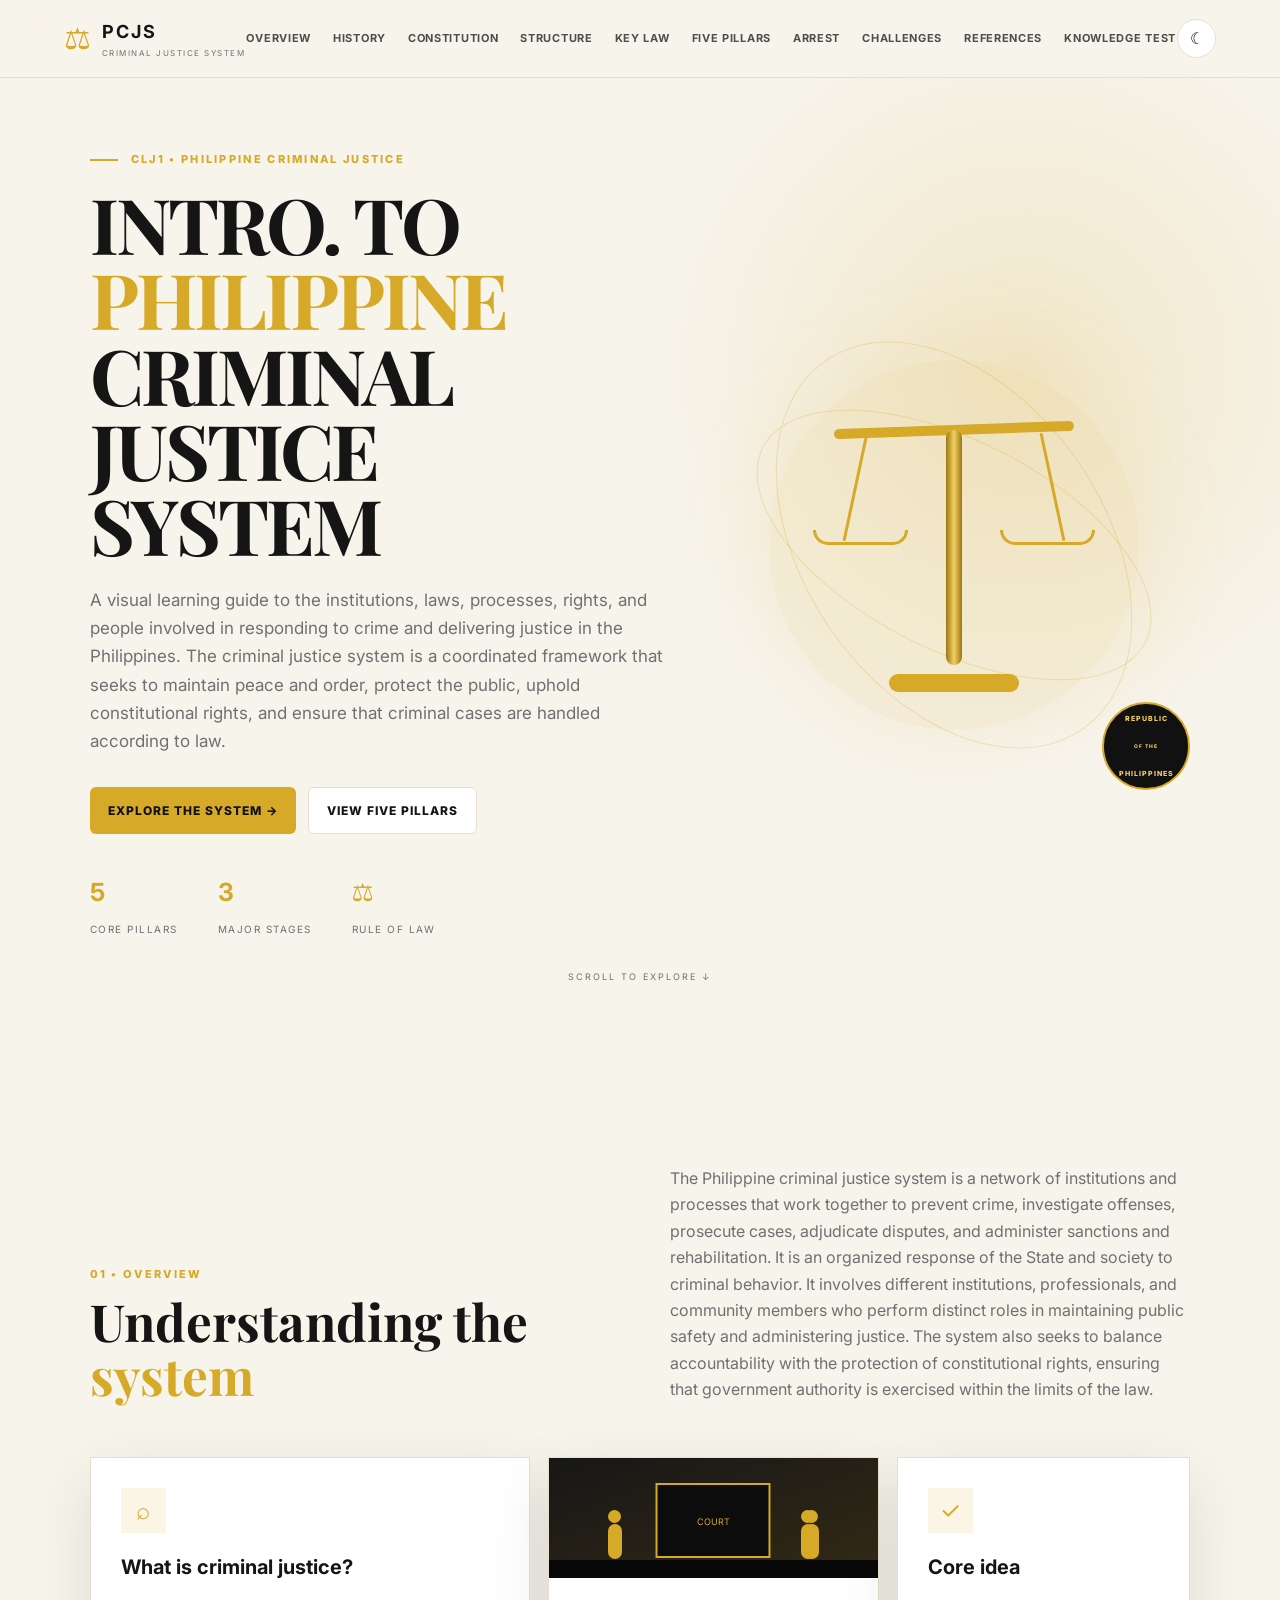
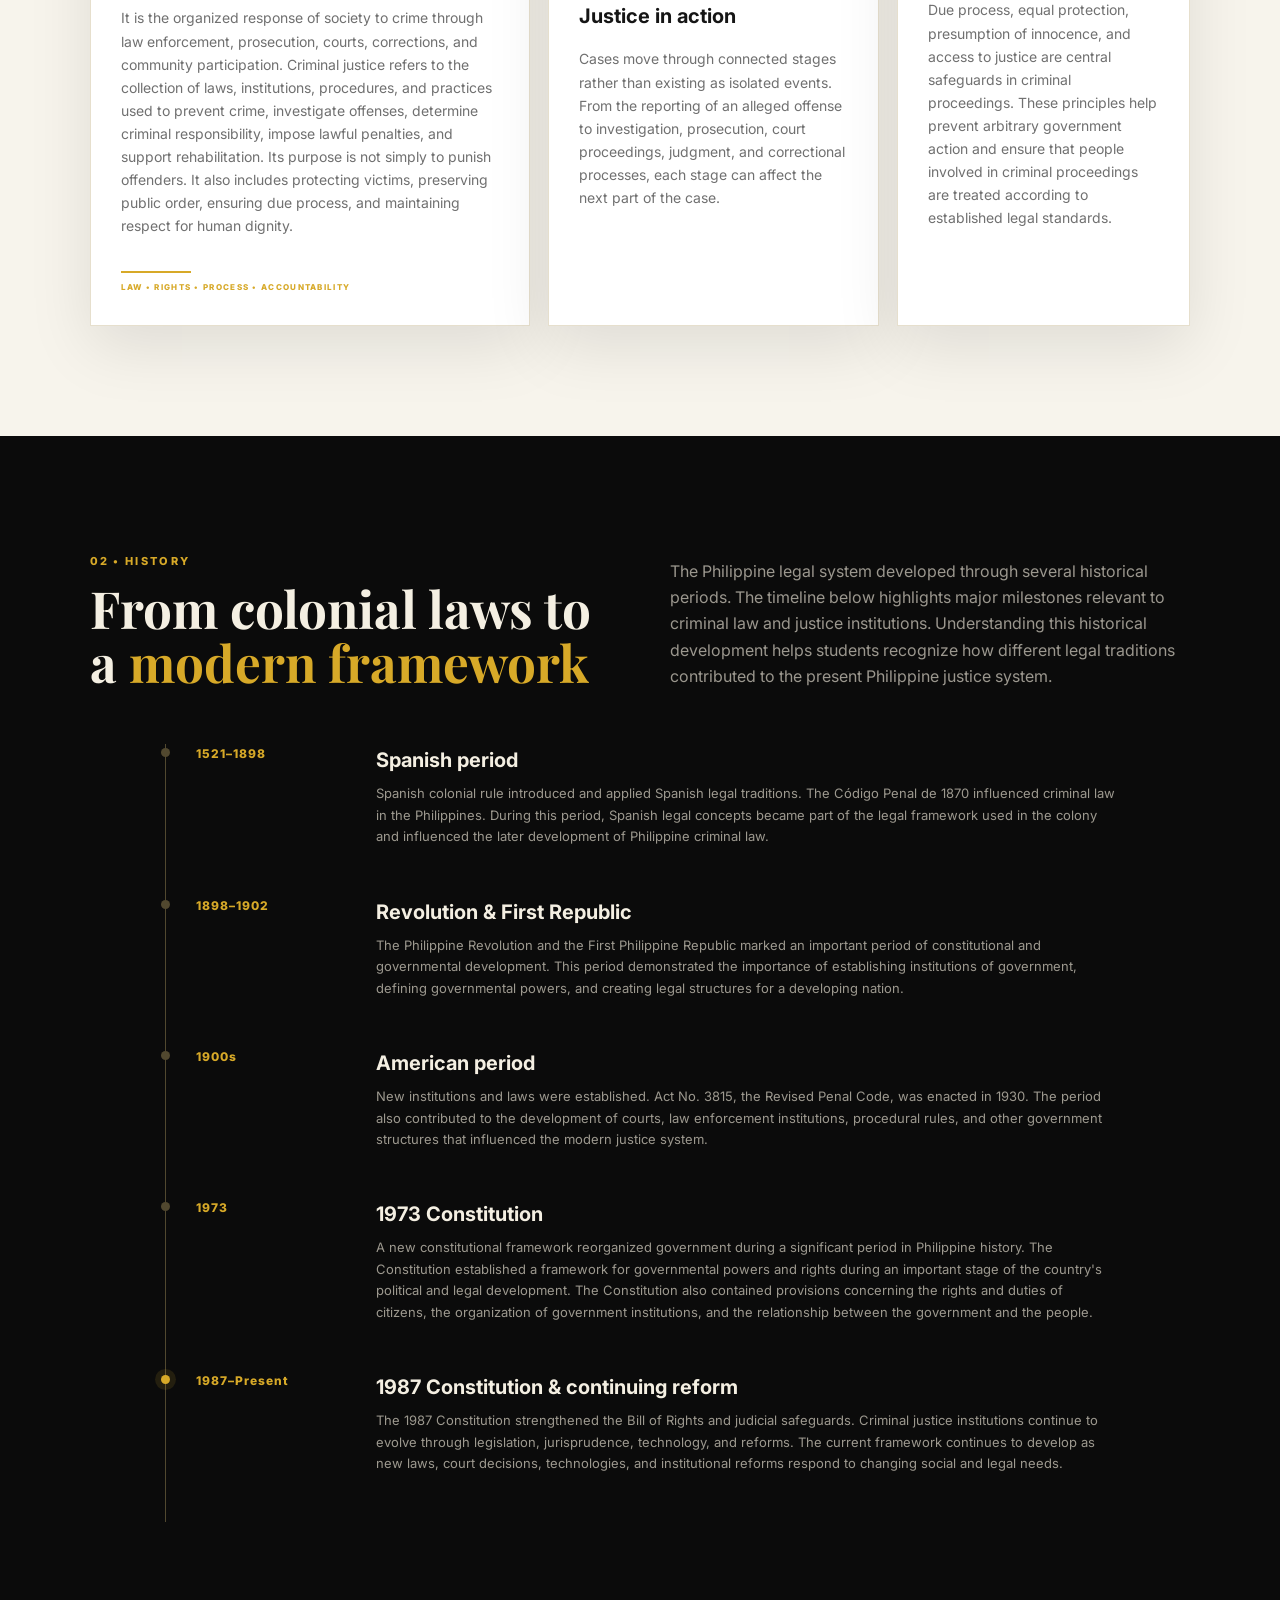
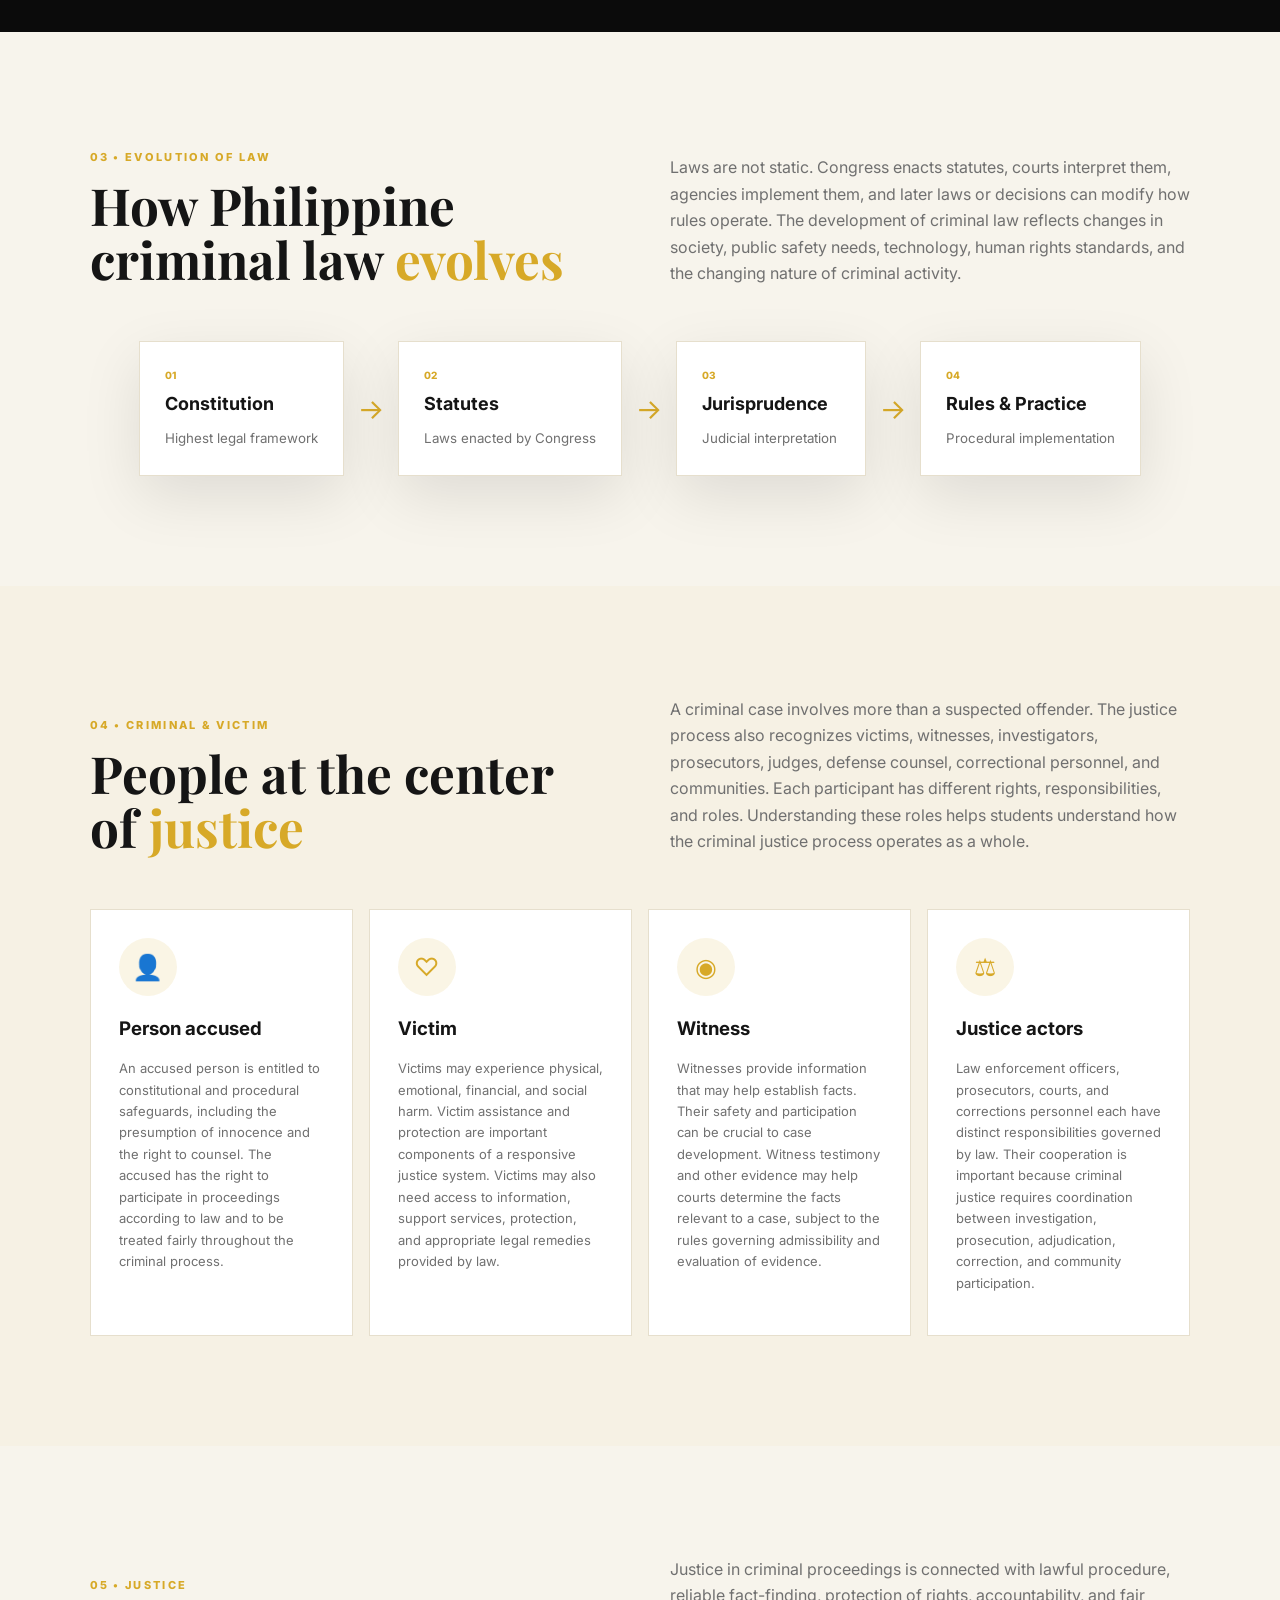
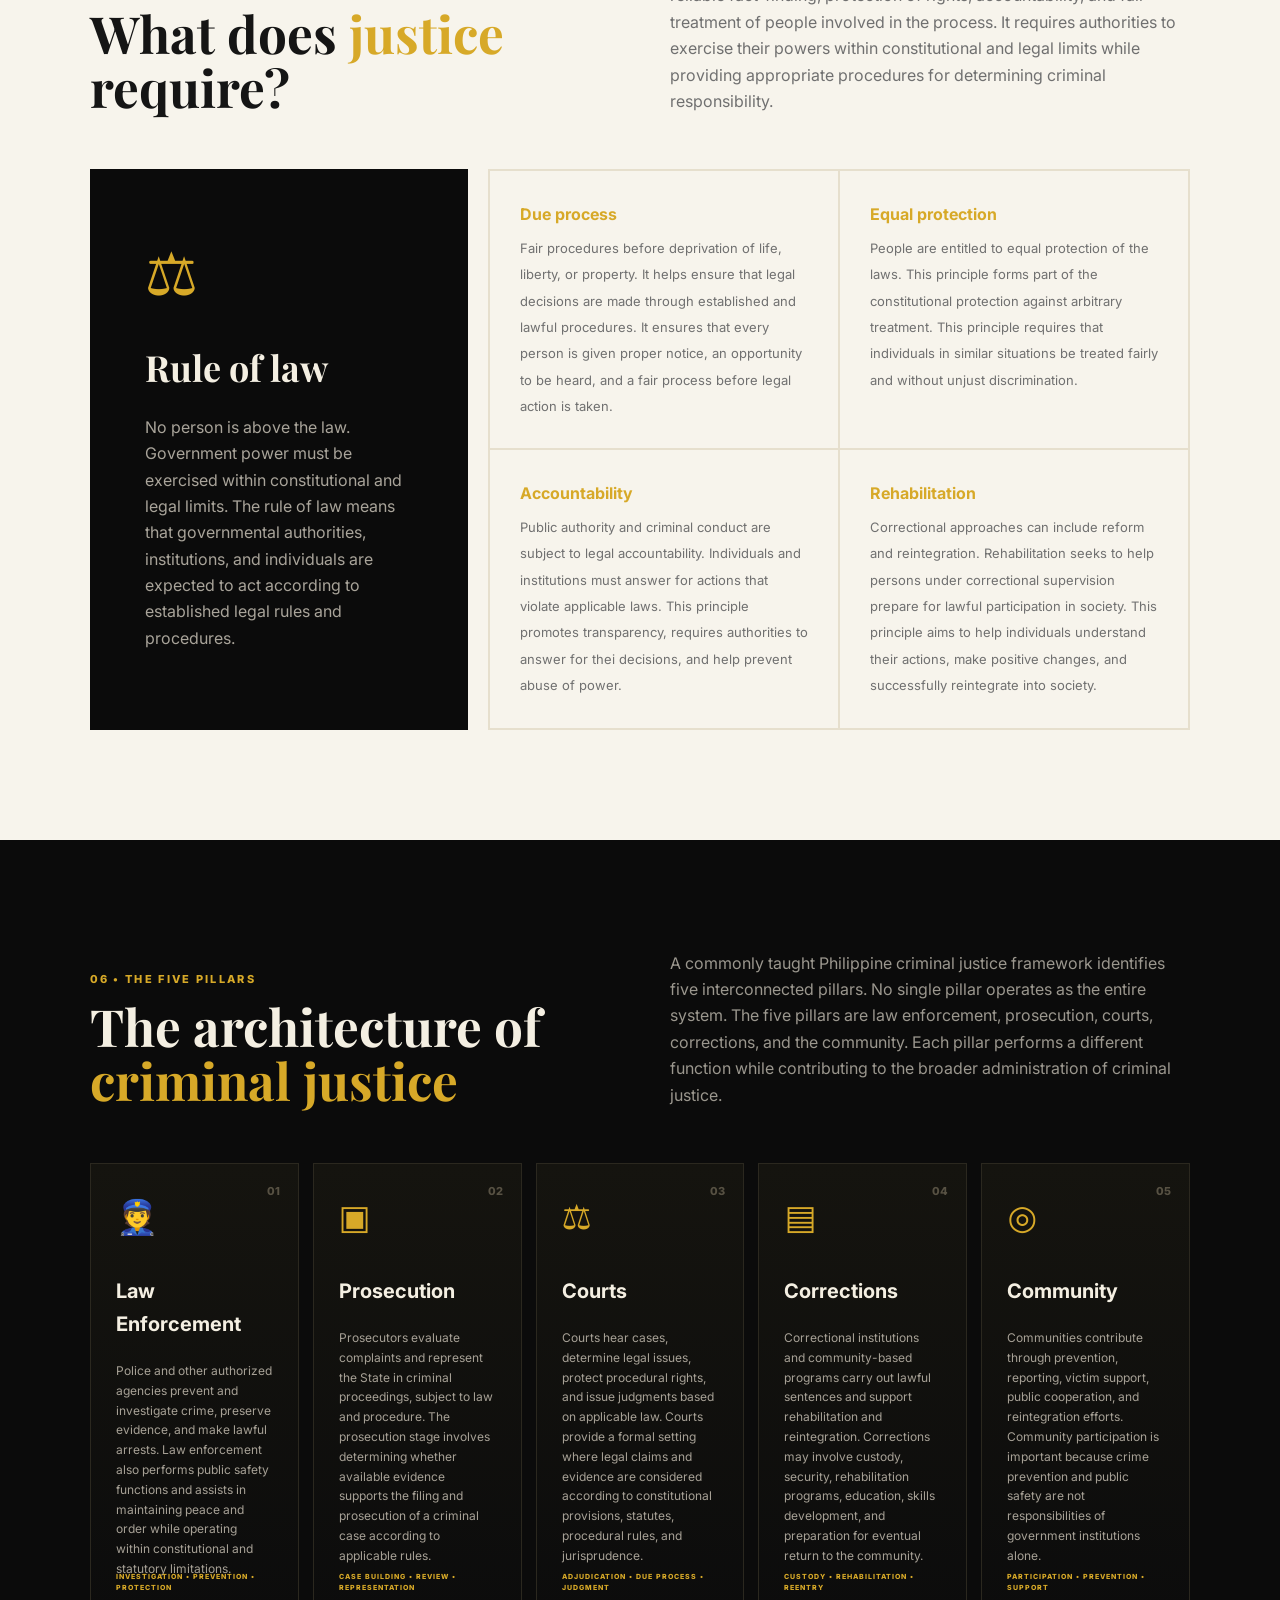
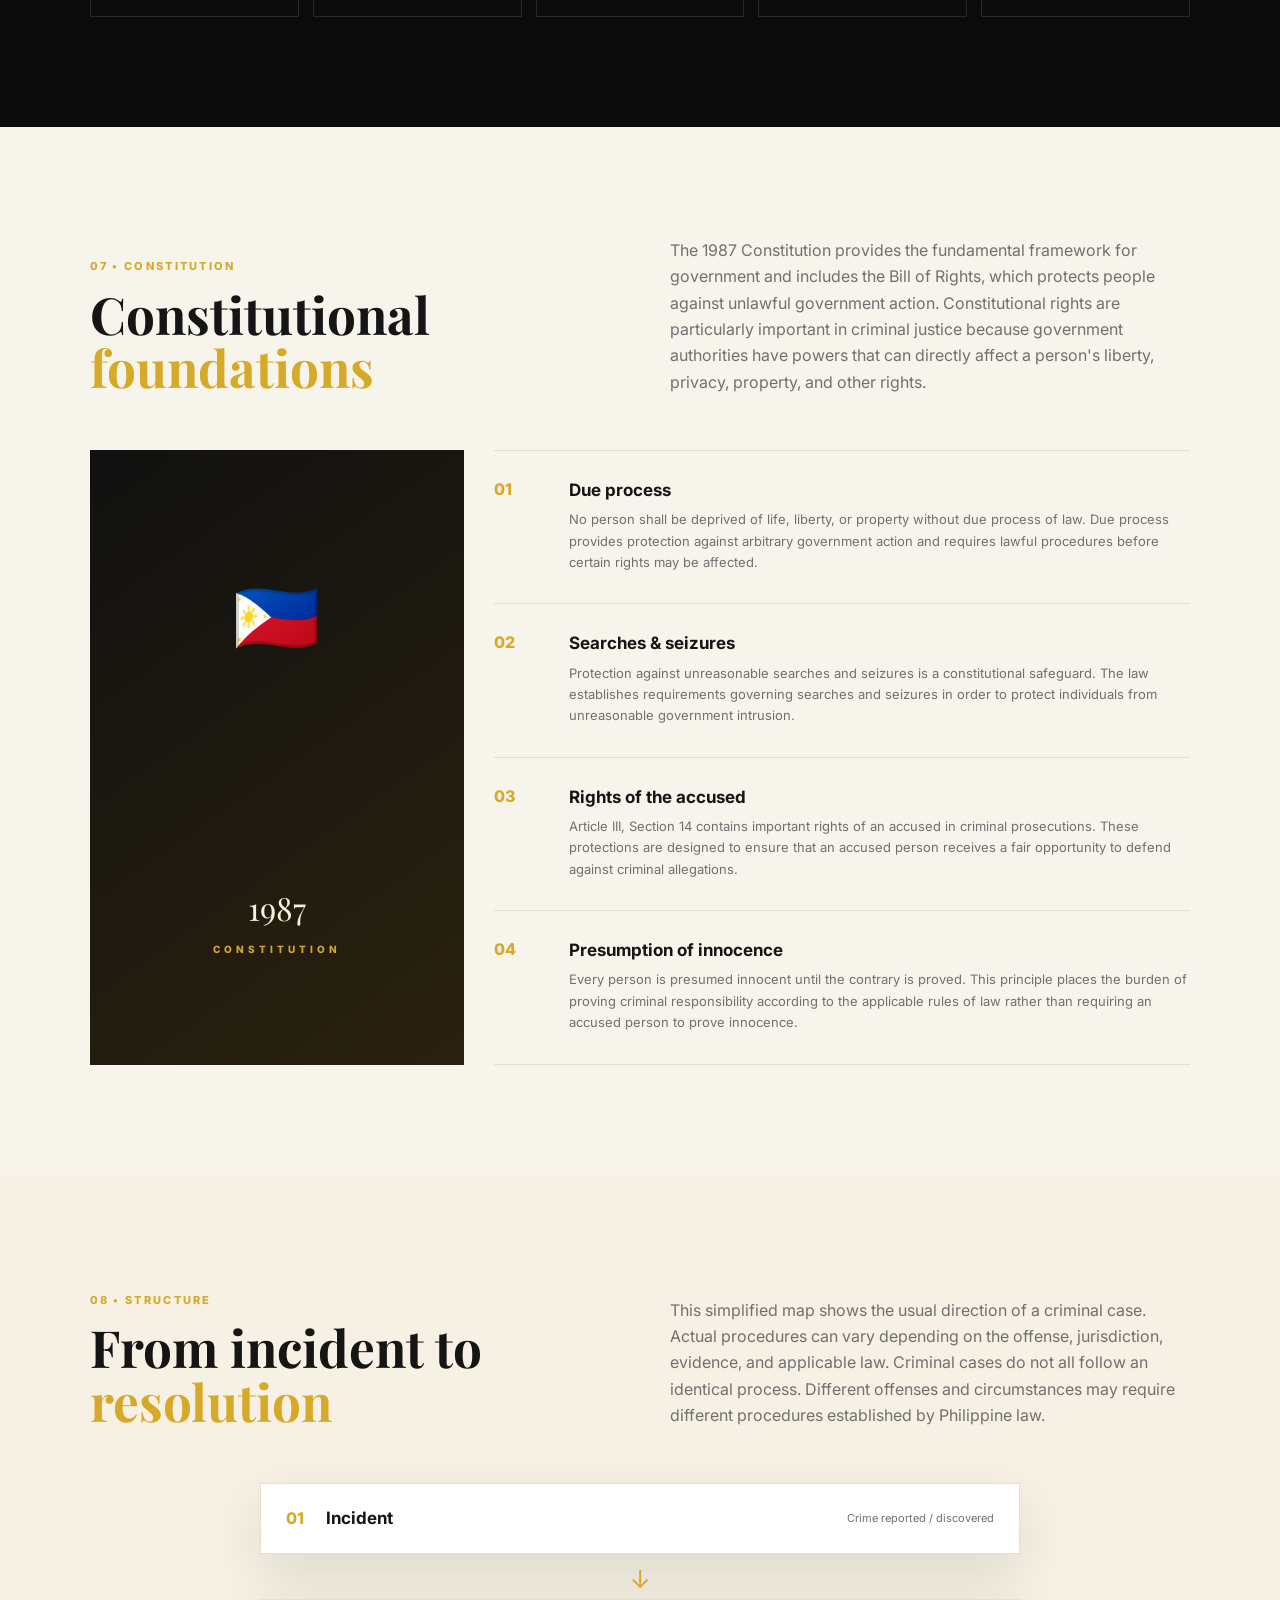
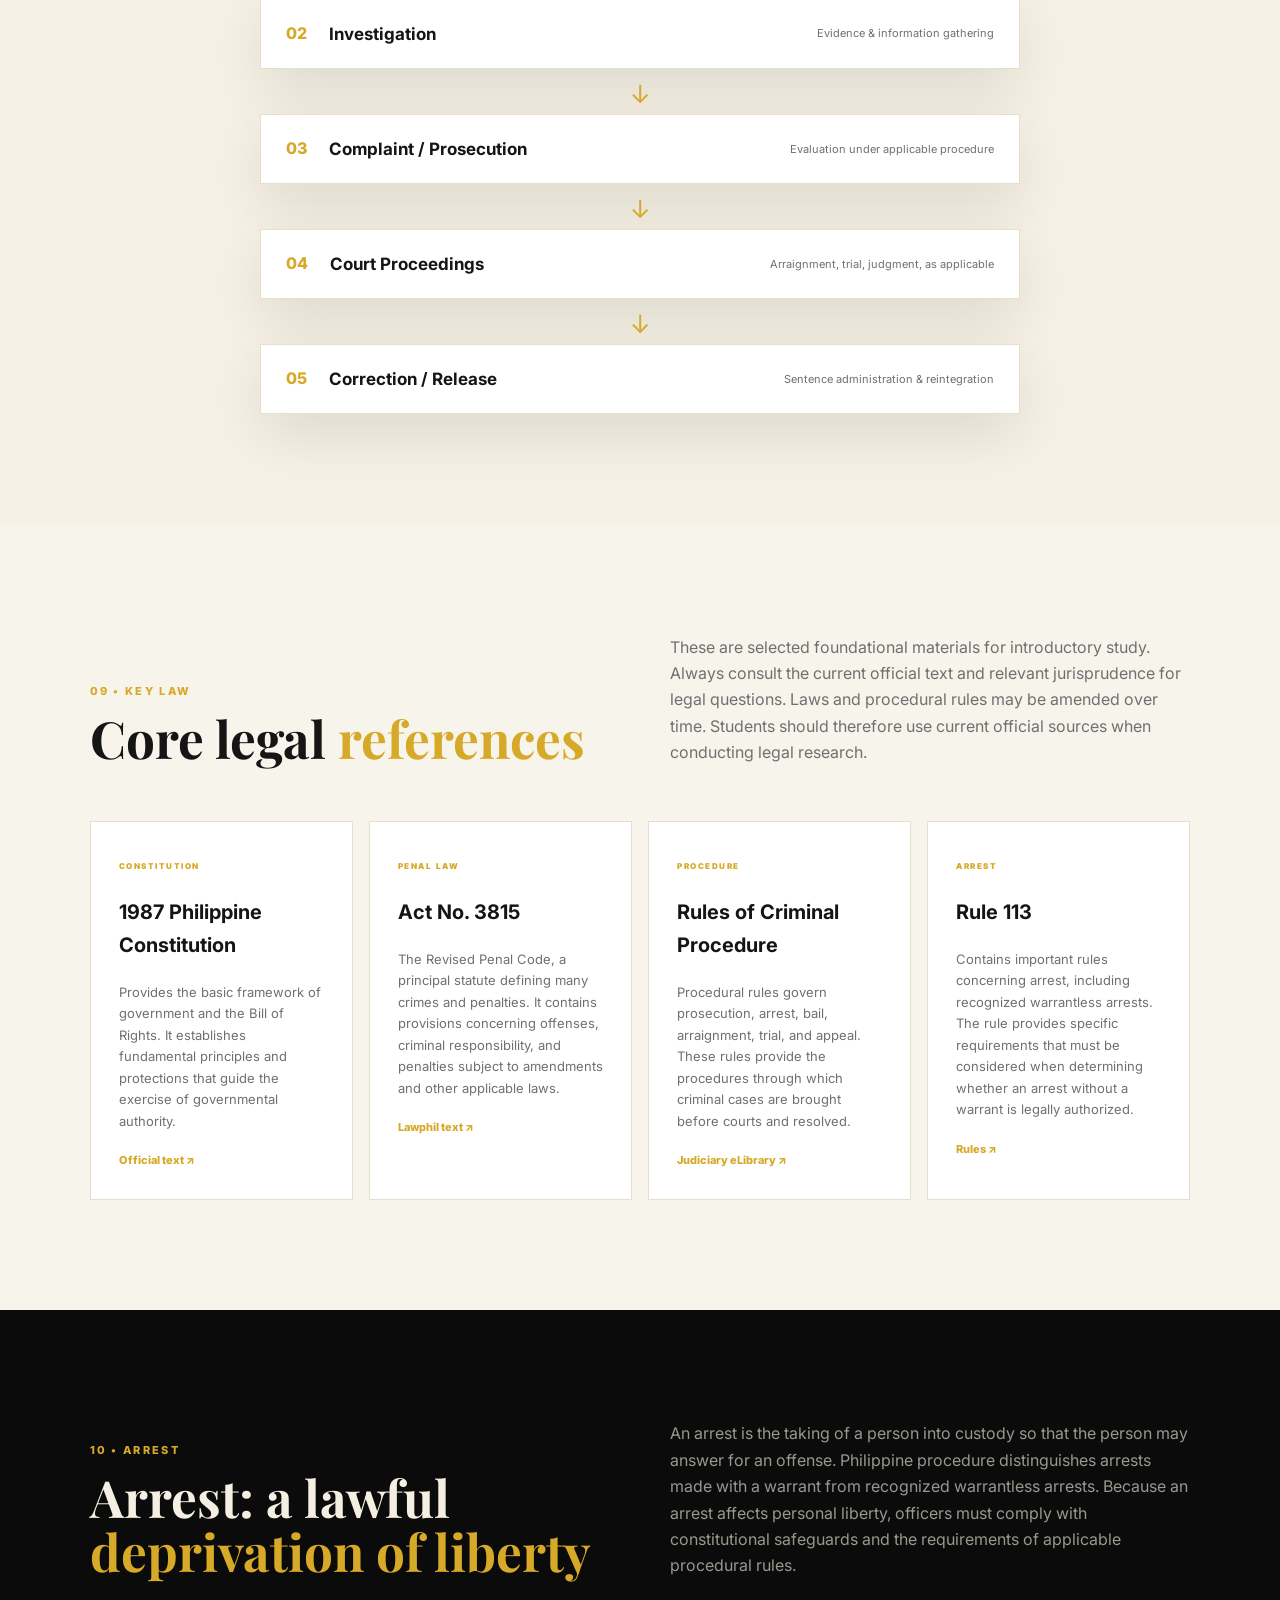
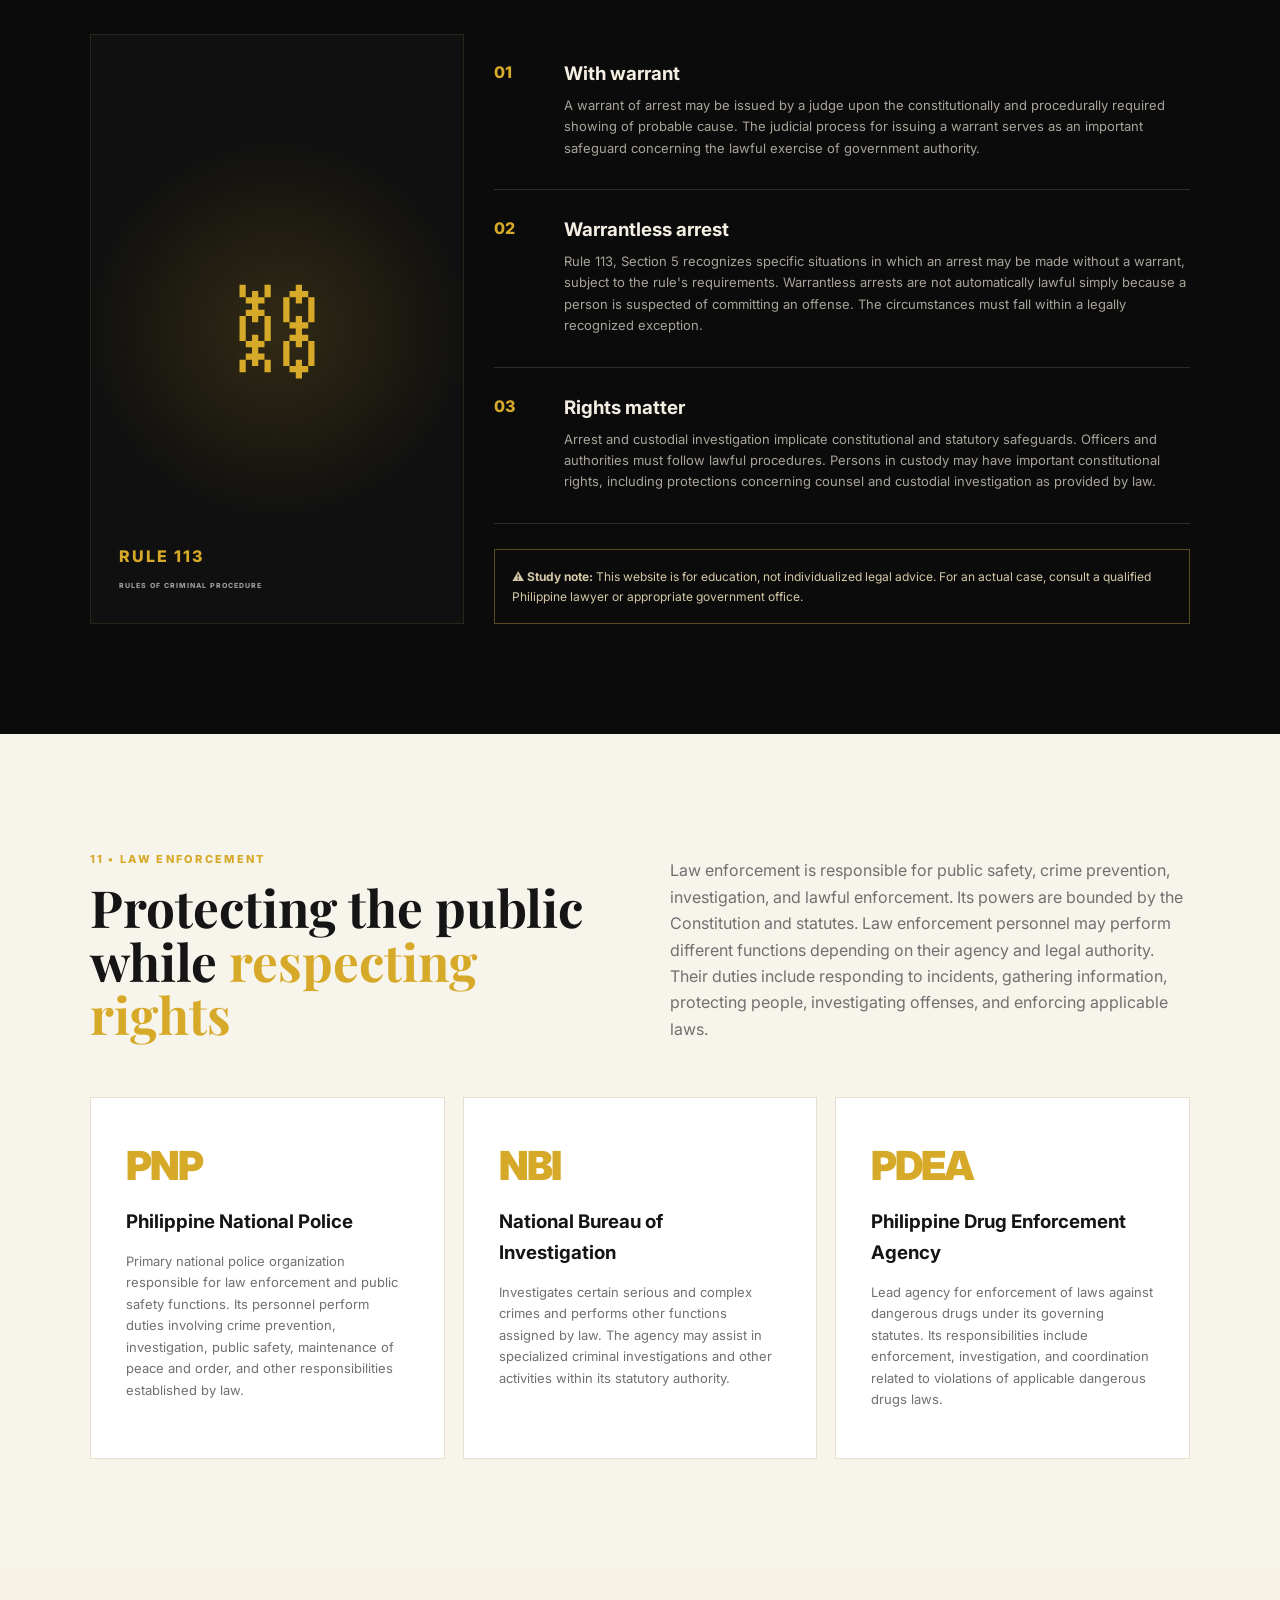
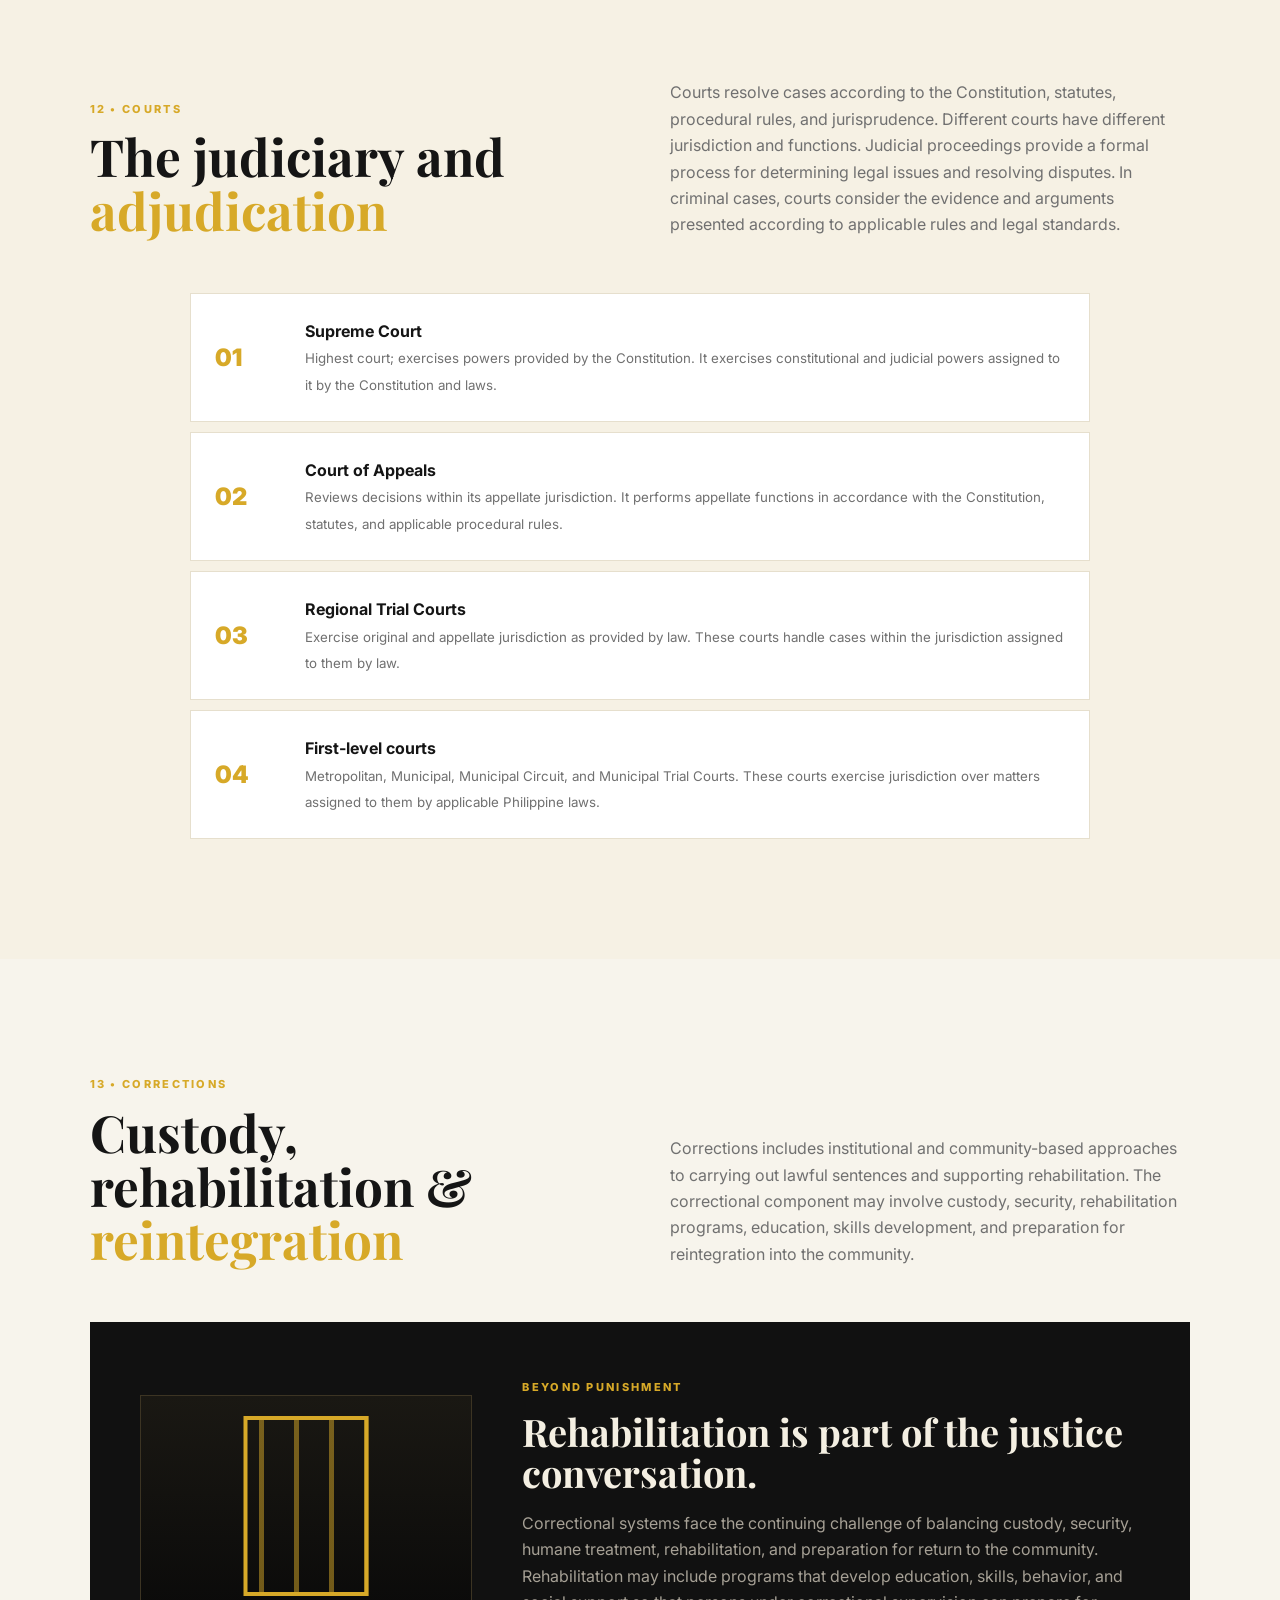
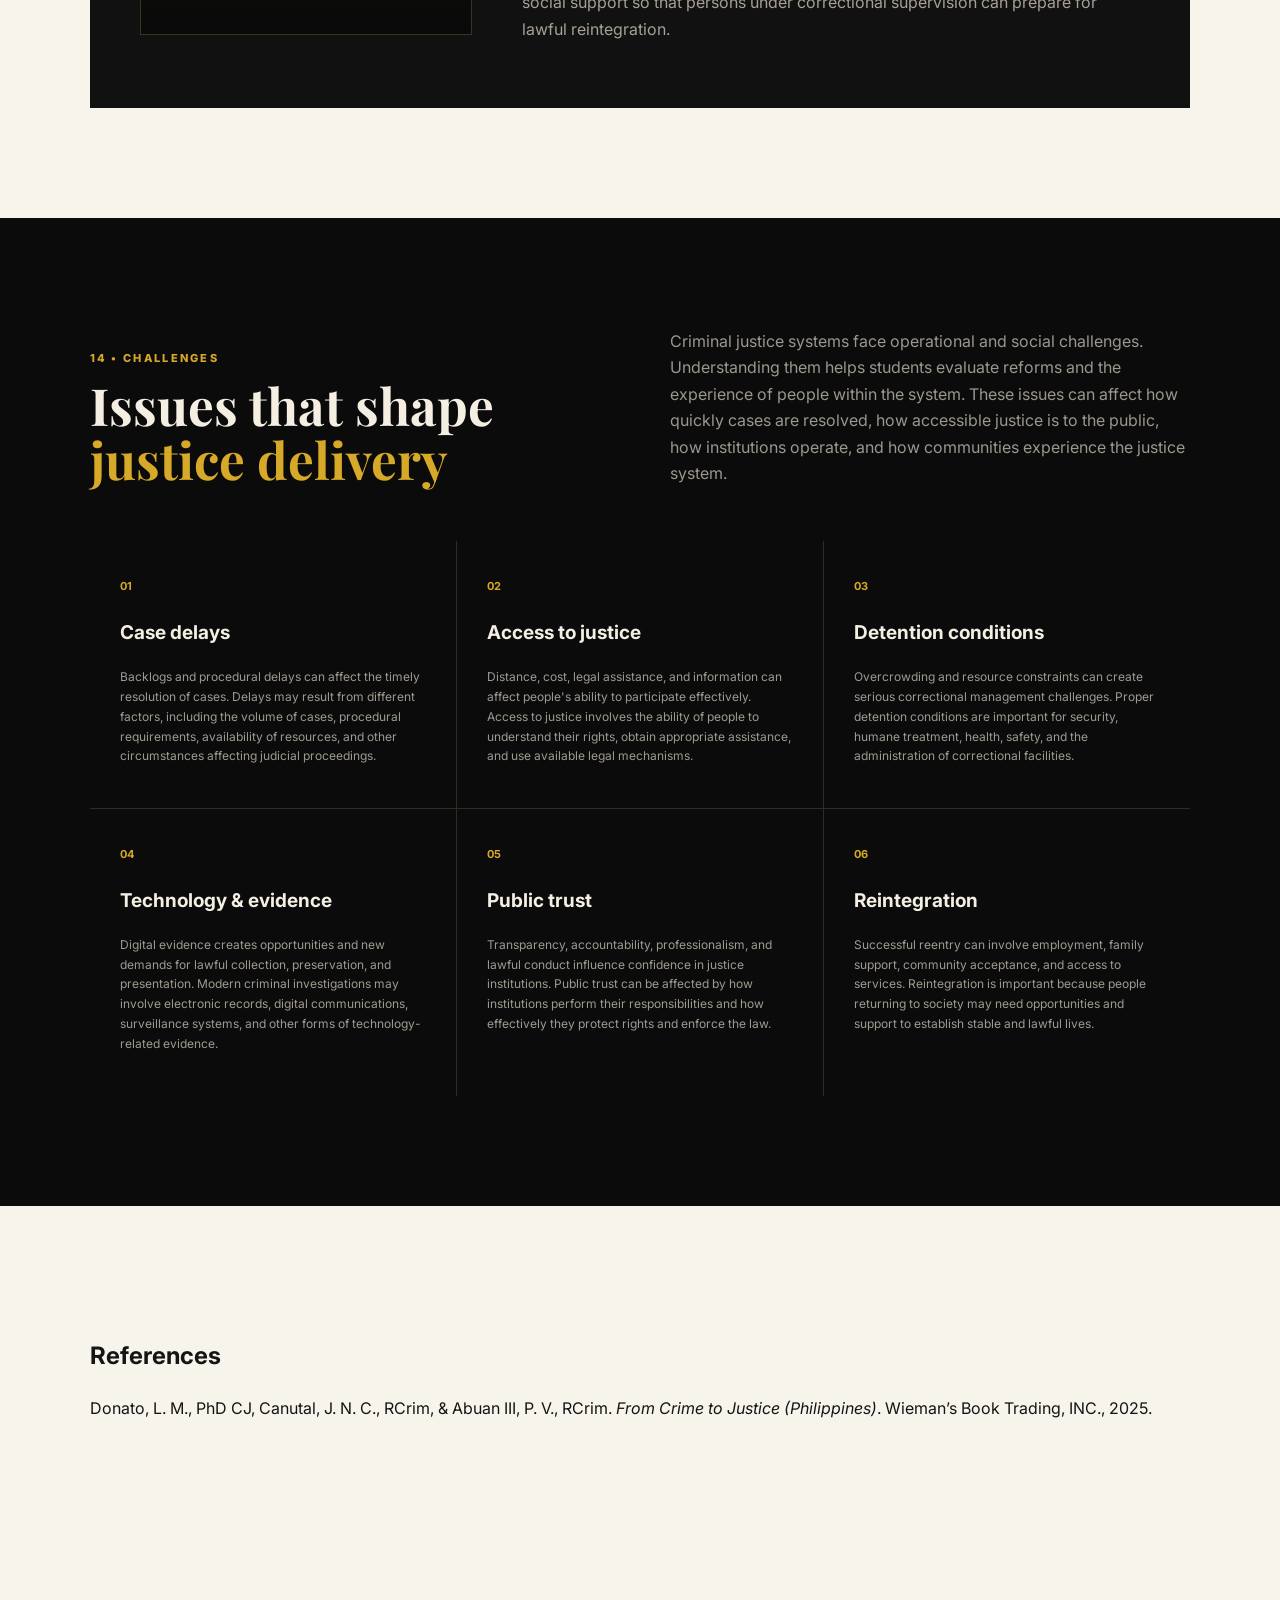
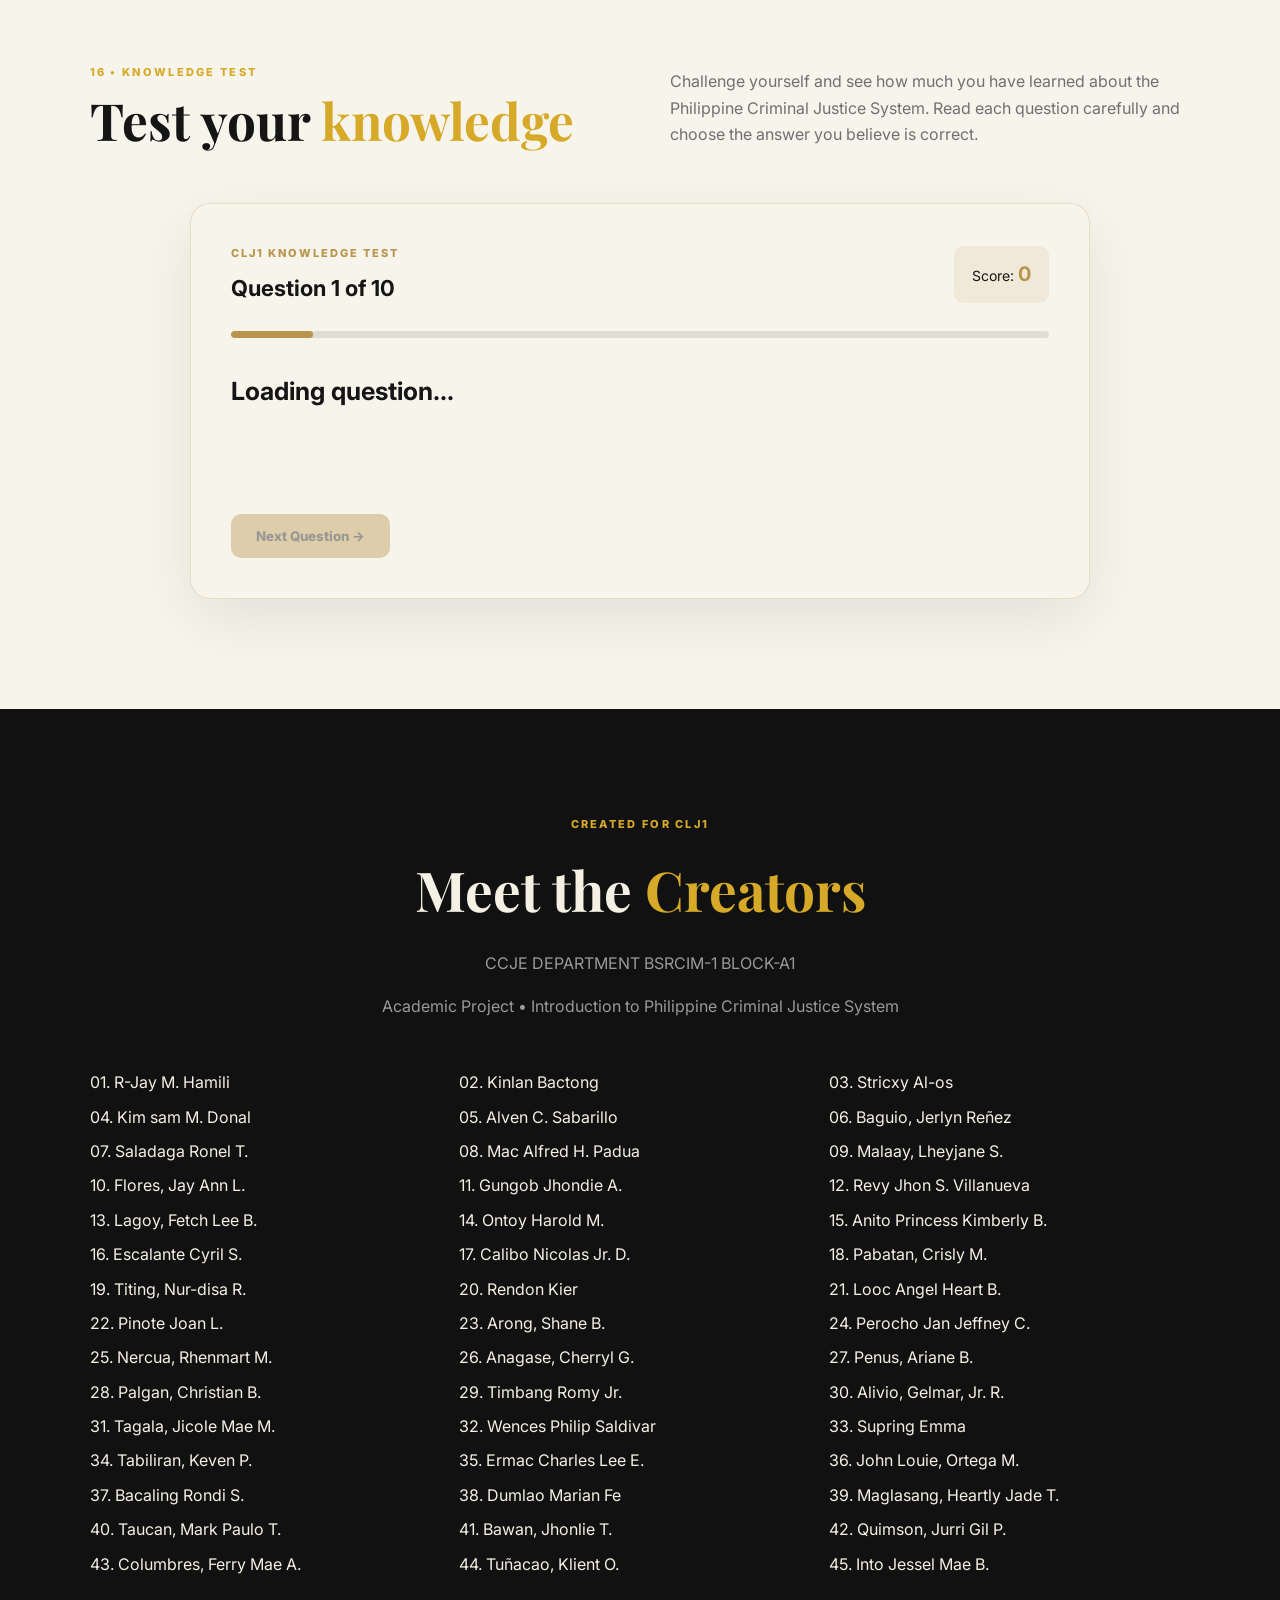
<file: index.html>
<!DOCTYPE html>
<html lang="en">
<head>
  <meta charset="UTF-8">
  <meta name="viewport" content="width=device-width, initial-scale=1.0">

  <meta name="description"
    content="Introduction to Philippine Criminal Justice System - CLJ1 Educational Website">

  <title>Intro. to Philippine Criminal Justice System</title>

  <link rel="preconnect" href="https://fonts.googleapis.com">
  <link rel="preconnect" href="https://fonts.gstatic.com" crossorigin>

  <link
    href="https://fonts.googleapis.com/css2?family=Inter:wght@400;500;600;700;800&family=Playfair+Display:wght@600;700;800&display=swap"
    rel="stylesheet">

  <link rel="stylesheet" href="styles.css">
</head>

<body>

<div class="progress-bar" id="progressBar"></div>

<!-- ================= HEADER ================= -->

<header class="site-header">

  <a href="#home" class="brand">

    <span class="brand-mark">⚖</span>

    <span>
      <b>PCJS</b>
      <small>CRIMINAL JUSTICE SYSTEM</small>
    </span>

  </a>

  <nav class="desktop-nav" id="desktopNav">

    <a href="#overview">Overview</a>
    <a href="#history">History</a>
    <a href="#constitution">Constitution</a>
    <a href="#structure">Structure</a>
    <a href="#law">Key Law</a>
    <a href="#pillars">Five Pillars</a>
    <a href="#arrest">Arrest</a>
    <a href="#challenges">Challenges</a>
    <a href="#references">References</a>
    <a href="#quiz">Knowledge Test</a>

  </nav>

  <div class="header-actions">

    <button
      class="theme-toggle"
      id="themeToggle"
      aria-label="Toggle dark mode">
      <span id="themeIcon">☾</span>
    </button>

    <button
      class="menu-toggle"
      id="menuToggle">
      ☰
    </button>

  </div>

</header>


<!-- ================= MAIN ================= -->

<main>

<!-- ================= HERO ================= -->

<section class="hero" id="home">

  <div class="hero-grid">

    <div class="hero-copy">

      <div class="eyebrow">
        <span></span>
        CLJ1 • PHILIPPINE CRIMINAL JUSTICE
      </div>

      <h1>
        INTRO. TO
        <em>PHILIPPINE</em>
        <br>
        CRIMINAL JUSTICE SYSTEM
      </h1>

      <p class="hero-lead">

        A visual learning guide to the institutions,
        laws, processes, rights, and people involved
        in responding to crime and delivering justice
        in the Philippines.

        The criminal justice system is a coordinated
        framework that seeks to maintain peace and
        order, protect the public, uphold constitutional
        rights, and ensure that criminal cases are
        handled according to law.

      </p>

      <div class="hero-buttons">

        <a href="#overview" class="btn btn-gold">
          Explore the System →
        </a>

        <a href="#pillars" class="btn btn-outline">
          View Five Pillars
        </a>

      </div>

      <div class="hero-stats">

        <div>
          <strong>5</strong>
          <span>Core Pillars</span>
        </div>

        <div>
          <strong>3</strong>
          <span>Major Stages</span>
        </div>

        <div>
          <strong>⚖</strong>
          <span>Rule of Law</span>
        </div>

      </div>

    </div>


    <!-- VISUAL -->

    <div class="hero-art">

      <div class="halo"></div>

      <div class="orbit orbit-one"></div>
      <div class="orbit orbit-two"></div>

      <div class="scale">

        <div class="scale-beam"></div>

        <div class="scale-arm left"></div>
        <div class="scale-arm right"></div>

        <div class="scale-pan left-pan"></div>
        <div class="scale-pan right-pan"></div>

        <div class="scale-pillar"></div>

        <div class="scale-base"></div>

      </div>

      <div class="seal">
        REPUBLIC
        <span>OF THE</span>
        PHILIPPINES
      </div>

    </div>

  </div>

  <div class="scroll-cue">
    SCROLL TO EXPLORE ↓
  </div>

</section>


<!-- ================= OVERVIEW ================= -->

<section class="section" id="overview">

  <div class="section-heading">

    <div>

      <span class="section-kicker">
        01 • OVERVIEW
      </span>

      <h2>
        Understanding the
        <span>system</span>
      </h2>

    </div>

    <p>

      The Philippine criminal justice system is a
      network of institutions and processes that work
      together to prevent crime, investigate offenses,
      prosecute cases, adjudicate disputes, and
      administer sanctions and rehabilitation.

      It is an organized response of the State and
      society to criminal behavior. It involves
      different institutions, professionals, and
      community members who perform distinct roles
      in maintaining public safety and administering
      justice.

      The system also seeks to balance accountability
      with the protection of constitutional rights,
      ensuring that government authority is exercised
      within the limits of the law.

    </p>

  </div>


  <div class="feature-grid">

    <article class="feature-card large">

      <div class="icon-box">⌕</div>

      <h3>
        What is criminal justice?
      </h3>

      <p>

        It is the organized response of society to
        crime through law enforcement, prosecution,
        courts, corrections, and community
        participation.

        Criminal justice refers to the collection of
        laws, institutions, procedures, and practices
        used to prevent crime, investigate offenses,
        determine criminal responsibility, impose
        lawful penalties, and support rehabilitation.

        Its purpose is not simply to punish offenders.
        It also includes protecting victims, preserving
        public order, ensuring due process, and
        maintaining respect for human dignity.

      </p>

      <div class="card-line"></div>

      <small>
        LAW • RIGHTS • PROCESS • ACCOUNTABILITY
      </small>

    </article>


    <article class="feature-card visual-card">

      <div class="mini-scene">

        <div class="building">
          COURT
        </div>

        <div class="person p1"></div>
        <div class="person p2"></div>
        <div class="person p3"></div>

        <div class="road"></div>

      </div>

      <h3>
        Justice in action
      </h3>

      <p>

        Cases move through connected stages rather
        than existing as isolated events.

        From the reporting of an alleged offense to
        investigation, prosecution, court proceedings,
        judgment, and correctional processes, each
        stage can affect the next part of the case.

      </p>

    </article>


    <article class="feature-card">

      <div class="icon-box">✓</div>

      <h3>
        Core idea
      </h3>

      <p>

        Due process, equal protection, presumption
        of innocence, and access to justice are
        central safeguards in criminal proceedings.

        These principles help prevent arbitrary
        government action and ensure that people
        involved in criminal proceedings are treated
        according to established legal standards.

      </p>

    </article>

  </div>

</section>


<!-- ================= HISTORY ================= -->

<section class="section dark-section" id="history">

  <div class="section-heading">

    <div>

      <span class="section-kicker">
        02 • HISTORY
      </span>

      <h2>
        From colonial laws to a
        <span>modern framework</span>
      </h2>

    </div>

    <p>

      The Philippine legal system developed through
      several historical periods. The timeline below
      highlights major milestones relevant to criminal
      law and justice institutions.

      Understanding this historical development helps
      students recognize how different legal traditions
      contributed to the present Philippine justice
      system.

    </p>

  </div>


  <div class="timeline">

    <div class="timeline-item">

      <span class="year">
        1521–1898
      </span>

      <div>

        <h3>
          Spanish period
        </h3>

        <p>

          Spanish colonial rule introduced and applied
          Spanish legal traditions. The Código Penal de
          1870 influenced criminal law in the Philippines.

          During this period, Spanish legal concepts
          became part of the legal framework used in
          the colony and influenced the later development
          of Philippine criminal law.

        </p>

      </div>

    </div>


    <div class="timeline-item">

      <span class="year">
        1898–1902
      </span>

      <div>

        <h3>
          Revolution & First Republic
        </h3>

        <p>

          The Philippine Revolution and the First
          Philippine Republic marked an important period
          of constitutional and governmental development.

          This period demonstrated the importance of
          establishing institutions of government,
          defining governmental powers, and creating
          legal structures for a developing nation.

        </p>

      </div>

    </div>


    <div class="timeline-item">

      <span class="year">
        1900s
      </span>

      <div>

        <h3>
          American period
        </h3>

        <p>

          New institutions and laws were established.
          Act No. 3815, the Revised Penal Code, was
          enacted in 1930.

          The period also contributed to the development
          of courts, law enforcement institutions,
          procedural rules, and other government
          structures that influenced the modern justice
          system.

        </p>

      </div>

    </div>


    <div class="timeline-item">

      <span class="year">
        1973
      </span>

      <div>

        <h3>
          1973 Constitution
        </h3>

        <p>

          A new constitutional framework reorganized
          government during a significant period in
          Philippine history.

          The Constitution established a framework for
          governmental powers and rights during an
          important stage of the country's political
          and legal development.

          The Constitution also contained provisions 
          concerning the rights and duties of citizens, 
          the organization of government institutions, and 
          the relationship between the government and 
          the people.

        </p>

      </div>

    </div>


    <div class="timeline-item active">

      <span class="year">
        1987–Present
      </span>

      <div>

        <h3>
          1987 Constitution & continuing reform
        </h3>

        <p>

          The 1987 Constitution strengthened the Bill
          of Rights and judicial safeguards. Criminal
          justice institutions continue to evolve through
          legislation, jurisprudence, technology,
          and reforms.

          The current framework continues to develop as
          new laws, court decisions, technologies, and
          institutional reforms respond to changing
          social and legal needs.

        </p>

      </div>

    </div>

  </div>

</section>


<!-- ================= EVOLUTION ================= -->

<section class="section" id="evolution">

  <div class="section-heading">

    <div>

      <span class="section-kicker">
        03 • EVOLUTION OF LAW
      </span>

      <h2>
        How Philippine criminal law
        <span>evolves</span>
      </h2>

    </div>

    <p>

      Laws are not static. Congress enacts statutes,
      courts interpret them, agencies implement them,
      and later laws or decisions can modify how rules
      operate.

      The development of criminal law reflects changes
      in society, public safety needs, technology,
      human rights standards, and the changing nature
      of criminal activity.

    </p>

  </div>


  <div class="law-flow">

    <div class="flow-card">

      <span>01</span>

      <b>
        Constitution
      </b>

      <small>
        Highest legal framework
      </small>

    </div>

    <i>→</i>


    <div class="flow-card">

      <span>02</span>

      <b>
        Statutes
      </b>

      <small>
        Laws enacted by Congress
      </small>

    </div>

    <i>→</i>


    <div class="flow-card">

      <span>03</span>

      <b>
        Jurisprudence
      </b>

      <small>
        Judicial interpretation
      </small>

    </div>

    <i>→</i>


    <div class="flow-card">

      <span>04</span>

      <b>
        Rules & Practice
      </b>

      <small>
        Procedural implementation
      </small>

    </div>

  </div>

</section>


<!-- ================= CRIMINAL & VICTIM ================= -->

<section class="section alt" id="criminal-victim">

  <div class="section-heading">

    <div>

      <span class="section-kicker">
        04 • CRIMINAL & VICTIM
      </span>

      <h2>
        People at the center of
        <span>justice</span>
      </h2>

    </div>

    <p>

      A criminal case involves more than a suspected
      offender. The justice process also recognizes
      victims, witnesses, investigators, prosecutors,
      judges, defense counsel, correctional personnel,
      and communities.

      Each participant has different rights,
      responsibilities, and roles. Understanding
      these roles helps students understand how the
      criminal justice process operates as a whole.

    </p>

  </div>


  <div class="people-grid">

    <article>

      <div class="avatar">👤</div>

      <h3>
        Person accused
      </h3>

      <p>

        An accused person is entitled to constitutional
        and procedural safeguards, including the
        presumption of innocence and the right to counsel.

        The accused has the right to participate in
        proceedings according to law and to be treated
        fairly throughout the criminal process.

      </p>

    </article>


    <article>

      <div class="avatar">♡</div>

      <h3>
        Victim
      </h3>

      <p>

        Victims may experience physical, emotional,
        financial, and social harm. Victim assistance
        and protection are important components of a
        responsive justice system.

        Victims may also need access to information,
        support services, protection, and appropriate
        legal remedies provided by law.

      </p>

    </article>


    <article>

      <div class="avatar">◉</div>

      <h3>
        Witness
      </h3>

      <p>

        Witnesses provide information that may help
        establish facts. Their safety and participation
        can be crucial to case development.

        Witness testimony and other evidence may help
        courts determine the facts relevant to a case,
        subject to the rules governing admissibility
        and evaluation of evidence.

      </p>

    </article>


    <article>

      <div class="avatar">⚖</div>

      <h3>
        Justice actors
      </h3>

      <p>

        Law enforcement officers, prosecutors, courts,
        and corrections personnel each have distinct
        responsibilities governed by law.

        Their cooperation is important because criminal
        justice requires coordination between
        investigation, prosecution, adjudication,
        correction, and community participation.

      </p>

    </article>

  </div>

</section>


<!-- ================= JUSTICE ================= -->

<section class="section" id="justice">

  <div class="section-heading">

    <div>

      <span class="section-kicker">
        05 • JUSTICE
      </span>

      <h2>
        What does
        <span>justice</span>
        require?
      </h2>

    </div>

    <p>

      Justice in criminal proceedings is connected
      with lawful procedure, reliable fact-finding,
      protection of rights, accountability, and fair
      treatment of people involved in the process.

      It requires authorities to exercise their powers
      within constitutional and legal limits while
      providing appropriate procedures for determining
      criminal responsibility.

    </p>

  </div>


  <div class="justice-grid">

    <div class="justice-main">

      <div class="justice-emblem">
        ⚖
      </div>

      <h3>
        Rule of law
      </h3>

      <p>

        No person is above the law. Government power
        must be exercised within constitutional and
        legal limits.

        The rule of law means that governmental
        authorities, institutions, and individuals
        are expected to act according to established
        legal rules and procedures.

      </p>

    </div>


    <div class="justice-points">

      <div>

        <b>
          Due process
        </b>

        <span>
          Fair procedures before deprivation of life,
          liberty, or property. It helps ensure that
          legal decisions are made through established
          and lawful procedures.
          It ensures that every person is given proper 
          notice, an opportunity to be heard, and a fair
          process before legal action is taken.
        </span>

      </div>


      <div>

        <b>
          Equal protection
        </b>

        <span>
          People are entitled to equal protection
          of the laws. This principle forms part of
          the constitutional protection against
          arbitrary treatment. This principle requires 
          that individuals in similar situations be 
          treated fairly and without unjust
          discrimination.
        </span>

      </div>


      <div>

        <b>
          Accountability
        </b>

        <span>
          Public authority and criminal conduct are
          subject to legal accountability. Individuals
          and institutions must answer for actions
          that violate applicable laws. This principle
          promotes transparency, requires authorities to
          answer for thei decisions, and help prevent 
          abuse of power.
        </span>

      </div>


      <div>

        <b>
          Rehabilitation
        </b>

        <span>
          Correctional approaches can include reform
          and reintegration. Rehabilitation seeks to
          help persons under correctional supervision
          prepare for lawful participation in society.
          This principle aims to help individuals 
          understand their actions, make positive changes,
          and successfully reintegrate into society.
        </span>

      </div>

    </div>

  </div>

</section>


<!-- ================= FIVE PILLARS ================= -->

<section class="section dark-section" id="pillars">

  <div class="section-heading">

    <div>

      <span class="section-kicker">
        06 • THE FIVE PILLARS
      </span>

      <h2>
        The architecture of
        <span>criminal justice</span>
      </h2>

    </div>

    <p>

      A commonly taught Philippine criminal justice
      framework identifies five interconnected pillars.
      No single pillar operates as the entire system.

      The five pillars are law enforcement, prosecution,
      courts, corrections, and the community. Each
      pillar performs a different function while
      contributing to the broader administration
      of criminal justice.

    </p>

  </div>


  <div class="pillars-grid">


    <article class="pillar">

      <div class="pillar-number">
        01
      </div>

      <div class="pillar-icon">
        👮
      </div>

      <h3>
        Law Enforcement
      </h3>

      <p>

        Police and other authorized agencies prevent
        and investigate crime, preserve evidence,
        and make lawful arrests.

        Law enforcement also performs public safety
        functions and assists in maintaining peace
        and order while operating within constitutional
        and statutory limitations.

      </p>

      <small>
        INVESTIGATION • PREVENTION • PROTECTION
      </small>

    </article>


    <article class="pillar">

      <div class="pillar-number">
        02
      </div>

      <div class="pillar-icon">
        ▣
      </div>

      <h3>
        Prosecution
      </h3>

      <p>

        Prosecutors evaluate complaints and represent
        the State in criminal proceedings, subject to
        law and procedure.

        The prosecution stage involves determining
        whether available evidence supports the filing
        and prosecution of a criminal case according
        to applicable rules.

      </p>

      <small>
        CASE BUILDING • REVIEW • REPRESENTATION
      </small>

    </article>


    <article class="pillar">

      <div class="pillar-number">
        03
      </div>

      <div class="pillar-icon">
        ⚖
      </div>

      <h3>
        Courts
      </h3>

      <p>

        Courts hear cases, determine legal issues,
        protect procedural rights, and issue judgments
        based on applicable law.

        Courts provide a formal setting where legal
        claims and evidence are considered according
        to constitutional provisions, statutes,
        procedural rules, and jurisprudence.

      </p>

      <small>
        ADJUDICATION • DUE PROCESS • JUDGMENT
      </small>

    </article>


    <article class="pillar">

      <div class="pillar-number">
        04
      </div>

      <div class="pillar-icon">
        ▤
      </div>

      <h3>
        Corrections
      </h3>

      <p>

        Correctional institutions and community-based
        programs carry out lawful sentences and support
        rehabilitation and reintegration.

        Corrections may involve custody, security,
        rehabilitation programs, education, skills
        development, and preparation for eventual
        return to the community.

      </p>

      <small>
        CUSTODY • REHABILITATION • REENTRY
      </small>

    </article>


    <article class="pillar">

      <div class="pillar-number">
        05
      </div>

      <div class="pillar-icon">
        ◎
      </div>

      <h3>
        Community
      </h3>

      <p>

        Communities contribute through prevention,
        reporting, victim support, public cooperation,
        and reintegration efforts.

        Community participation is important because
        crime prevention and public safety are not
        responsibilities of government institutions
        alone.

      </p>

      <small>
        PARTICIPATION • PREVENTION • SUPPORT
      </small>

    </article>

  </div>

</section>


<!-- ================= CONSTITUTION ================= -->

<section class="section" id="constitution">

  <div class="section-heading">

    <div>

      <span class="section-kicker">
        07 • CONSTITUTION
      </span>

      <h2>
        Constitutional
        <span>foundations</span>
      </h2>

    </div>

    <p>

      The 1987 Constitution provides the fundamental
      framework for government and includes the Bill
      of Rights, which protects people against unlawful
      government action.

      Constitutional rights are particularly important
      in criminal justice because government authorities
      have powers that can directly affect a person's
      liberty, privacy, property, and other rights.

    </p>

  </div>


  <div class="constitution-grid">

    <div class="constitution-visual">

      <div class="flag-orb">
        🇵🇭
      </div>

      <div class="const-title">

        1987

        <br>

        <span>
          CONSTITUTION
        </span>

      </div>

    </div>


    <div class="rights-list">


      <div>

        <span>01</span>

        <div>

          <b>
            Due process
          </b>

          <p>
            No person shall be deprived of life,
            liberty, or property without due process
            of law.

            Due process provides protection against
            arbitrary government action and requires
            lawful procedures before certain rights
            may be affected.
          </p>

        </div>

      </div>


      <div>

        <span>02</span>

        <div>

          <b>
            Searches & seizures
          </b>

          <p>
            Protection against unreasonable searches
            and seizures is a constitutional safeguard.

            The law establishes requirements governing
            searches and seizures in order to protect
            individuals from unreasonable government
            intrusion.
          </p>

        </div>

      </div>


      <div>

        <span>03</span>

        <div>

          <b>
            Rights of the accused
          </b>

          <p>
            Article III, Section 14 contains important
            rights of an accused in criminal prosecutions.

            These protections are designed to ensure
            that an accused person receives a fair
            opportunity to defend against criminal
            allegations.
          </p>

        </div>

      </div>


      <div>

        <span>04</span>

        <div>

          <b>
            Presumption of innocence
          </b>

          <p>
            Every person is presumed innocent until
            the contrary is proved.

            This principle places the burden of proving
            criminal responsibility according to the
            applicable rules of law rather than requiring
            an accused person to prove innocence.
          </p>

        </div>

      </div>


    </div>

  </div>

</section>


<!-- ================= STRUCTURE ================= -->

<section class="section alt" id="structure">

  <div class="section-heading">

    <div>

      <span class="section-kicker">
        08 • STRUCTURE
      </span>

      <h2>
        From incident to
        <span>resolution</span>
      </h2>

    </div>

    <p>

      This simplified map shows the usual direction
      of a criminal case. Actual procedures can vary
      depending on the offense, jurisdiction, evidence,
      and applicable law.

      Criminal cases do not all follow an identical
      process. Different offenses and circumstances
      may require different procedures established
      by Philippine law.

    </p>

  </div>


  <div class="case-map">


    <div class="map-node">

      <span>01</span>

      <b>
        Incident
      </b>

      <small>
        Crime reported / discovered
      </small>

    </div>

    <div class="map-arrow">
      ↓
    </div>


    <div class="map-node">

      <span>02</span>

      <b>
        Investigation
      </b>

      <small>
        Evidence & information gathering
      </small>

    </div>

    <div class="map-arrow">
      ↓
    </div>


    <div class="map-node">

      <span>03</span>

      <b>
        Complaint / Prosecution
      </b>

      <small>
        Evaluation under applicable procedure
      </small>

    </div>

    <div class="map-arrow">
      ↓
    </div>


    <div class="map-node">

      <span>04</span>

      <b>
        Court Proceedings
      </b>

      <small>
        Arraignment, trial, judgment, as applicable
      </small>

    </div>

    <div class="map-arrow">
      ↓
    </div>


    <div class="map-node">

      <span>05</span>

      <b>
        Correction / Release
      </b>

      <small>
        Sentence administration & reintegration
      </small>

    </div>

  </div>

</section>


<!-- ================= KEY LAW ================= -->

<section class="section" id="law">

  <div class="section-heading">

    <div>

      <span class="section-kicker">
        09 • KEY LAW
      </span>

      <h2>
        Core legal
        <span>references</span>
      </h2>

    </div>

    <p>

      These are selected foundational materials for
      introductory study. Always consult the current
      official text and relevant jurisprudence for
      legal questions.

      Laws and procedural rules may be amended over
      time. Students should therefore use current
      official sources when conducting legal research.

    </p>

  </div>


  <div class="law-cards">


    <article>

      <span class="law-tag">
        CONSTITUTION
      </span>

      <h3>
        1987 Philippine Constitution
      </h3>

      <p>
        Provides the basic framework of government
        and the Bill of Rights.

        It establishes fundamental principles and
        protections that guide the exercise of
        governmental authority.
      </p>

      <a
        href="https://www.officialgazette.gov.ph/constitutions/1987-constitution/"
        target="_blank">
        Official text ↗
      </a>

    </article>


    <article>

      <span class="law-tag">
        PENAL LAW
      </span>

      <h3>
        Act No. 3815
      </h3>

      <p>
        The Revised Penal Code, a principal statute
        defining many crimes and penalties.

        It contains provisions concerning offenses,
        criminal responsibility, and penalties subject
        to amendments and other applicable laws.
      </p>

      <a
        href="https://lawphil.net/statutes/acts/act_3815_1930.html"
        target="_blank">
        Lawphil text ↗
      </a>

    </article>


    <article>

      <span class="law-tag">
        PROCEDURE
      </span>

      <h3>
        Rules of Criminal Procedure
      </h3>

      <p>
        Procedural rules govern prosecution, arrest,
        bail, arraignment, trial, and appeal.

        These rules provide the procedures through
        which criminal cases are brought before courts
        and resolved.
      </p>

      <a
        href="https://elibrary.judiciary.gov.ph/"
        target="_blank">
        Judiciary eLibrary ↗
      </a>

    </article>


    <article>

      <span class="law-tag">
        ARREST
      </span>

      <h3>
        Rule 113
      </h3>

      <p>
        Contains important rules concerning arrest,
        including recognized warrantless arrests.

        The rule provides specific requirements that
        must be considered when determining whether
        an arrest without a warrant is legally
        authorized.
      </p>

      <a
        href="https://lawphil.net/courts/rules/rc_110-127_criminal_procedure.html"
        target="_blank">
        Rules ↗
      </a>

    </article>

  </div>

</section>


<!-- ================= ARREST ================= -->

<section class="section dark-section" id="arrest">

  <div class="section-heading">

    <div>

      <span class="section-kicker">
        10 • ARREST
      </span>

      <h2>
        Arrest: a lawful
        <span>deprivation of liberty</span>
      </h2>

    </div>

    <p>

      An arrest is the taking of a person into custody
      so that the person may answer for an offense.
      Philippine procedure distinguishes arrests made
      with a warrant from recognized warrantless arrests.

      Because an arrest affects personal liberty,
      officers must comply with constitutional
      safeguards and the requirements of applicable
      procedural rules.

    </p>

  </div>


  <div class="arrest-grid">

    <div class="arrest-visual">

      <div class="handcuff">
        ⛓
      </div>

      <div class="arrest-caption">

        RULE 113

        <br>

        <small>
          RULES OF CRIMINAL PROCEDURE
        </small>

      </div>

    </div>


    <div class="arrest-content">


      <div class="arrest-type">

        <span>01</span>

        <div>

          <h3>
            With warrant
          </h3>

          <p>

            A warrant of arrest may be issued by a judge
            upon the constitutionally and procedurally
            required showing of probable cause.

            The judicial process for issuing a warrant
            serves as an important safeguard concerning
            the lawful exercise of government authority.

          </p>

        </div>

      </div>


      <div class="arrest-type">

        <span>02</span>

        <div>

          <h3>
            Warrantless arrest
          </h3>

          <p>

            Rule 113, Section 5 recognizes specific
            situations in which an arrest may be made
            without a warrant, subject to the rule's
            requirements.

            Warrantless arrests are not automatically
            lawful simply because a person is suspected
            of committing an offense. The circumstances
            must fall within a legally recognized
            exception.

          </p>

        </div>

      </div>


      <div class="arrest-type">

        <span>03</span>

        <div>

          <h3>
            Rights matter
          </h3>

          <p>

            Arrest and custodial investigation implicate
            constitutional and statutory safeguards.
            Officers and authorities must follow lawful
            procedures.

            Persons in custody may have important
            constitutional rights, including protections
            concerning counsel and custodial investigation
            as provided by law.

          </p>

        </div>

      </div>


      <div class="warning-note">

        ⚠ <b>Study note:</b>

        This website is for education, not individualized
        legal advice. For an actual case, consult a
        qualified Philippine lawyer or appropriate
        government office.

      </div>

    </div>

  </div>

</section>


<!-- ================= LAW ENFORCEMENT ================= -->

<section class="section" id="law-enforcement">

  <div class="section-heading">

    <div>

      <span class="section-kicker">
        11 • LAW ENFORCEMENT
      </span>

      <h2>
        Protecting the public while
        <span>respecting rights</span>
      </h2>

    </div>

    <p>

      Law enforcement is responsible for public safety,
      crime prevention, investigation, and lawful
      enforcement. Its powers are bounded by the
      Constitution and statutes.

      Law enforcement personnel may perform different
      functions depending on their agency and legal
      authority. Their duties include responding to
      incidents, gathering information, protecting
      people, investigating offenses, and enforcing
      applicable laws.

    </p>

  </div>


  <div class="agency-visual-grid">


    <div class="agency-card">

      <div class="agency-logo">
        PNP
      </div>

      <h3>
        Philippine National Police
      </h3>

      <p>

        Primary national police organization responsible
        for law enforcement and public safety functions.

        Its personnel perform duties involving crime
        prevention, investigation, public safety,
        maintenance of peace and order, and other
        responsibilities established by law.

      </p>

    </div>


    <div class="agency-card">

      <div class="agency-logo">
        NBI
      </div>

      <h3>
        National Bureau of Investigation
      </h3>

      <p>

        Investigates certain serious and complex crimes
        and performs other functions assigned by law.

        The agency may assist in specialized criminal
        investigations and other activities within its
        statutory authority.

      </p>

    </div>


    <div class="agency-card">

      <div class="agency-logo">
        PDEA
      </div>

      <h3>
        Philippine Drug Enforcement Agency
      </h3>

      <p>

        Lead agency for enforcement of laws against
        dangerous drugs under its governing statutes.

        Its responsibilities include enforcement,
        investigation, and coordination related to
        violations of applicable dangerous drugs laws.

      </p>

    </div>


  </div>

</section>


<!-- ================= COURTS ================= -->

<section class="section alt" id="courts">

  <div class="section-heading">

    <div>

      <span class="section-kicker">
        12 • COURTS
      </span>

      <h2>
        The judiciary and
        <span>adjudication</span>
      </h2>

    </div>

    <p>

      Courts resolve cases according to the Constitution,
      statutes, procedural rules, and jurisprudence.
      Different courts have different jurisdiction and
      functions.

      Judicial proceedings provide a formal process for
      determining legal issues and resolving disputes.
      In criminal cases, courts consider the evidence
      and arguments presented according to applicable
      rules and legal standards.

    </p>

  </div>


  <div class="court-stack">


    <div class="court-level">

      <span>01</span>

      <div>

        <b>
          Supreme Court
        </b>

        <small>
          Highest court; exercises powers provided
          by the Constitution.

          It exercises constitutional and judicial
          powers assigned to it by the Constitution
          and laws.
        </small>

      </div>

    </div>


    <div class="court-level">

      <span>02</span>

      <div>

        <b>
          Court of Appeals
        </b>

        <small>
          Reviews decisions within its appellate
          jurisdiction.

          It performs appellate functions in accordance
          with the Constitution, statutes, and applicable
          procedural rules.
        </small>

      </div>

    </div>


    <div class="court-level">

      <span>03</span>

      <div>

        <b>
          Regional Trial Courts
        </b>

        <small>
          Exercise original and appellate jurisdiction
          as provided by law.

          These courts handle cases within the
          jurisdiction assigned to them by law.
        </small>

      </div>

    </div>


    <div class="court-level">

      <span>04</span>

      <div>

        <b>
          First-level courts
        </b>

        <small>
          Metropolitan, Municipal, Municipal Circuit,
          and Municipal Trial Courts.

          These courts exercise jurisdiction over
          matters assigned to them by applicable
          Philippine laws.
        </small>

      </div>

    </div>


  </div>

</section>


<!-- ================= CORRECTIONS ================= -->

<section class="section" id="correction">

  <div class="section-heading">

    <div>

      <span class="section-kicker">
        13 • CORRECTIONS
      </span>

      <h2>
        Custody, rehabilitation &
        <span>reintegration</span>
      </h2>

    </div>

    <p>

      Corrections includes institutional and
      community-based approaches to carrying out
      lawful sentences and supporting rehabilitation.

      The correctional component may involve custody,
      security, rehabilitation programs, education,
      skills development, and preparation for
      reintegration into the community.

    </p>

  </div>


  <div class="correction-banner">

    <div class="cell-illustration">

      <div class="cell-door"></div>
      <div class="cell-bars"></div>

    </div>


    <div>

      <span class="section-kicker">
        BEYOND PUNISHMENT
      </span>

      <h3>
        Rehabilitation is part of
        the justice conversation.
      </h3>

      <p>

        Correctional systems face the continuing
        challenge of balancing custody, security,
        humane treatment, rehabilitation, and
        preparation for return to the community.

        Rehabilitation may include programs that
        develop education, skills, behavior, and
        social support so that persons under
        correctional supervision can prepare for
        lawful reintegration.

      </p>

    </div>

  </div>

</section>


<!-- ================= CHALLENGES ================= -->

<section class="section dark-section" id="challenges">

  <div class="section-heading">

    <div>

      <span class="section-kicker">
        14 • CHALLENGES
      </span>

      <h2>
        Issues that shape
        <span>justice delivery</span>
      </h2>

    </div>

    <p>

      Criminal justice systems face operational
      and social challenges. Understanding them helps
      students evaluate reforms and the experience of
      people within the system.

      These issues can affect how quickly cases are
      resolved, how accessible justice is to the public,
      how institutions operate, and how communities
      experience the justice system.

    </p>

  </div>


  <div class="challenge-grid">


    <div>

      <b>01</b>

      <h3>
        Case delays
      </h3>

      <p>
        Backlogs and procedural delays can affect
        the timely resolution of cases.

        Delays may result from different factors,
        including the volume of cases, procedural
        requirements, availability of resources,
        and other circumstances affecting judicial
        proceedings.
      </p>

    </div>


    <div>

      <b>02</b>

      <h3>
        Access to justice
      </h3>

      <p>
        Distance, cost, legal assistance, and
        information can affect people's ability
        to participate effectively.

        Access to justice involves the ability of
        people to understand their rights, obtain
        appropriate assistance, and use available
        legal mechanisms.
      </p>

    </div>


    <div>

      <b>03</b>

      <h3>
        Detention conditions
      </h3>

      <p>
        Overcrowding and resource constraints can
        create serious correctional management
        challenges.

        Proper detention conditions are important
        for security, humane treatment, health,
        safety, and the administration of correctional
        facilities.
      </p>

    </div>


    <div>

      <b>04</b>

      <h3>
        Technology & evidence
      </h3>

      <p>
        Digital evidence creates opportunities
        and new demands for lawful collection,
        preservation, and presentation.

        Modern criminal investigations may involve
        electronic records, digital communications,
        surveillance systems, and other forms of
        technology-related evidence.
      </p>

    </div>


    <div>

      <b>05</b>

      <h3>
        Public trust
      </h3>

      <p>
        Transparency, accountability, professionalism,
        and lawful conduct influence confidence
        in justice institutions.

        Public trust can be affected by how
        institutions perform their responsibilities
        and how effectively they protect rights
        and enforce the law.
      </p>

    </div>


    <div>

      <b>06</b>

      <h3>
        Reintegration
      </h3>

      <p>
        Successful reentry can involve employment,
        family support, community acceptance,
        and access to services.

        Reintegration is important because people
        returning to society may need opportunities
        and support to establish stable and lawful
        lives.
      </p>

    </div>


  </div>

</section>


<!-- ================= REFERENCES ================= -->

<section class="section" id="references">
  <h2>References</h2>

  <div class="reference-card">
    <p>
      Donato, L. M., PhD CJ, Canutal, J. N. C., RCrim, & Abuan III, P. V., RCrim.
      <em>From Crime to Justice (Philippines)</em>.
      Wieman’s Book Trading, INC., 2025.
    </p>
  </div>
</section>

  <!-- ================= KNOWLEDGE TEST ================= -->

<section class="section quiz-section" id="quiz">
  <div class="section-heading">

    <div>

      <span class="section-kicker">
        16 • KNOWLEDGE TEST
      </span>

      <h2>
        Test your
        <span>knowledge</span>
      </h2>

    </div>

    <p>
      Challenge yourself and see how much you have
      learned about the Philippine Criminal Justice
      System. Read each question carefully and choose
      the answer you believe is correct.
    </p>

  </div>


  <div class="quiz-container" id="quizContainer">

    <!-- QUIZ START -->

    <div class="quiz-header">

      <div>
        <span class="quiz-label">
          CLJ1 KNOWLEDGE TEST
        </span>

        <h3 id="quizQuestionNumber">
          Question 1 of 10
        </h3>
      </div>

      <div class="quiz-score-box">
        Score:
        <strong id="quizScore">0</strong>
      </div>

    </div>


    <div class="quiz-progress">

      <div
        class="quiz-progress-fill"
        id="quizProgress">
      </div>

    </div>


    <div class="quiz-question">

      <h3 id="questionText">
        Loading question...
      </h3>

    </div>


    <div
      class="quiz-options"
      id="quizOptions">

    </div>


    <div
      class="quiz-feedback"
      id="quizFeedback">

    </div>


    <button
      class="quiz-next"
      id="quizNext"
      disabled>

      Next Question →

    </button>

  </div>


  <!-- QUIZ RESULT -->

  <div
    class="quiz-result"
    id="quizResult"
    style="display:none;">

    <div class="quiz-result-icon">
      ⚖
    </div>

    <span class="section-kicker">
      TEST COMPLETED
    </span>

    <h3>
      Your final score
    </h3>

    <div class="final-score">

      <strong id="finalScore">
        0
      </strong>

      <span>
        / 10
      </span>

    </div>

    <p id="quizMessage">
      Great job!
    </p>

    <button
      class="quiz-restart"
      id="quizRestart">

      ↻ Take the Quiz Again

    </button>

  </div>

</section>


<!-- ================= CREATORS ================= -->

<section class="creators" id="creators">

  <div class="creator-heading">

    <span class="section-kicker">
      CREATED FOR CLJ1
    </span>

    <h2>
      Meet the
      <span>Creators</span>
    </h2>
    <p class="creators-class">
  CCJE DEPARTMENT BSRCIM-1 BLOCK-A1
</p>

    <p>
      Academic Project • Introduction to Philippine
      Criminal Justice System
    </p>

  </div>


  <div class="email-grid" id="emailGrid">

    <div class="creator-card">01. R-Jay M. Hamili</div>
    <div class="creator-card">02. Kinlan Bactong</div>
    <div class="creator-card">03. Stricxy Al-os</div>
    <div class="creator-card">04. Kim sam M. Donal</div>
    <div class="creator-card">05. Alven C. Sabarillo</div>
    <div class="creator-card">06. Baguio, Jerlyn Reñez</div>
    <div class="creator-card">07. Saladaga Ronel T.</div>
    <div class="creator-card">08. Mac Alfred H. Padua</div>
    <div class="creator-card">09. Malaay, Lheyjane S.</div>
    <div class="creator-card">10. Flores, Jay Ann L.</div>
    <div class="creator-card">11. Gungob Jhondie A.</div>
    <div class="creator-card">12. Revy Jhon S. Villanueva</div>
    <div class="creator-card">13. Lagoy, Fetch Lee B.</div>
    <div class="creator-card">14. Ontoy Harold M.</div>
    <div class="creator-card">15. Anito Princess Kimberly B.</div>
    <div class="creator-card">16. Escalante Cyril S.</div>
    <div class="creator-card">17. Calibo Nicolas Jr. D.</div>
    <div class="creator-card">18. Pabatan, Crisly M.</div>
    <div class="creator-card">19. Titing, Nur-disa R.</div>
    <div class="creator-card">20. Rendon Kier</div>
    <div class="creator-card">21. Looc Angel Heart B.</div>
    <div class="creator-card">22. Pinote Joan L.</div>
    <div class="creator-card">23. Arong, Shane B.</div>
    <div class="creator-card">24. Perocho Jan Jeffney C.</div>
    <div class="creator-card">25. Nercua, Rhenmart M.</div>
    <div class="creator-card">26. Anagase, Cherryl G.</div>
    <div class="creator-card">27. Penus, Ariane B.</div>
    <div class="creator-card">28. Palgan, Christian B.</div>
    <div class="creator-card">29. Timbang Romy Jr.</div>
    <div class="creator-card">30. Alivio, Gelmar, Jr. R.</div>
    <div class="creator-card">31. Tagala, Jicole Mae M.</div>
    <div class="creator-card">32. Wences Philip Saldivar</div>
    <div class="creator-card">33. Supring Emma</div>
    <div class="creator-card">34. Tabiliran, Keven P.</div>
    <div class="creator-card">35. Ermac Charles Lee E.</div>
    <div class="creator-card">36. John Louie, Ortega M.</div>
    <div class="creator-card">37. Bacaling Rondi S.</div>
    <div class="creator-card">38. Dumlao Marian Fe</div>
    <div class="creator-card">39. Maglasang, Heartly Jade T.</div>
    <div class="creator-card">40. Taucan, Mark Paulo T.</div>
    <div class="creator-card">41. Bawan, Jhonlie T.</div>
    <div class="creator-card">42. Quimson, Jurri Gil P.</div>
    <div class="creator-card">43. Columbres, Ferry Mae A.</div>
    <div class="creator-card">44. Tuñacao, Klient O.</div>
    <div class="creator-card">45. Into Jessel Mae B.</div>

  </div>


  <div class="creator-note">

    Thank you for exploring our educational website.

    <span>⚖</span>

  </div>

</section>

</main>


<!-- ================= FOOTER ================= -->

<footer>

  <div>

    <b>PCJS</b>

    —
    INTRO. TO PHILIPPINE CRIMINAL JUSTICE SYSTEM

  </div>

  <div>

    CLJ1 • EDUCATIONAL PROJECT •

    <span id="year"></span>

  </div>

</footer>


<button
  class="back-top"
  id="backTop">

  ↑

</button>


<script src="script.js"></script>

</body>
</html>
</file>
<file: styles.css>
:root {
  --gold: #d7a928;
  --gold-light: #f1cf62;
  --gold-dark: #9c7611;

  --black: #080808;
  --ink: #151515;

  --muted: #707070;

  --paper: #f7f4ec;
  --card: #ffffff;

  --line: #e6dfcd;

  --header: rgba(247,244,236,.88);

  --shadow:
    0 20px 60px rgba(0,0,0,.10);
}


/* DARK MODE */

[data-theme="dark"] {

  --paper: #0b0b0b;

  --card: #141414;

  --ink: #f5f1e7;

  --muted: #aaa59b;

  --line: #2c2924;

  --header: rgba(11,11,11,.9);

  --shadow:
    0 20px 60px rgba(0,0,0,.35);
}


/* RESET */

* {
  box-sizing: border-box;
}

html {
  scroll-behavior: smooth;
}

body {

  margin: 0;

  background: var(--paper);

  color: var(--ink);

  font-family:
    Inter,
    system-ui,
    sans-serif;

  line-height: 1.65;

  transition: .25s ease;
}

a {
  color: inherit;
  text-decoration: none;
}


/* PROGRESS */

.progress-bar {

  position: fixed;

  top: 0;
  left: 0;

  height: 3px;

  width: 0;

  background: var(--gold);

  z-index: 1000;
}


/* HEADER */

.site-header {

  height: 78px;

  position: fixed;

  z-index: 900;

  top: 0;
  left: 0;
  right: 0;

  display: flex;

  align-items: center;

  justify-content: space-between;

  padding:
    0 5vw;

  background: var(--header);

  backdrop-filter:
    blur(18px);

  border-bottom:
    1px solid var(--line);
}


.brand {

  display: flex;

  align-items: center;

  gap: 11px;
}


.brand-mark {

  font-size: 30px;

  color: var(--gold);
}


.brand b {

  display: block;

  font-size: 18px;

  letter-spacing: 2px;
}


.brand small {

  display: block;

  font-size: 8px;

  letter-spacing: 1.5px;

  color: var(--muted);
}


.desktop-nav {

  display: flex;

  gap: 22px;

  font-size: 11px;

  font-weight: 700;

  text-transform: uppercase;

  letter-spacing: .7px;
}


.desktop-nav a {

  opacity: .75;

  transition: .2s;
}


.desktop-nav a:hover {

  color: var(--gold);

  opacity: 1;
}


.header-actions {

  display: flex;

  gap: 8px;
}


.theme-toggle,
.menu-toggle {

  border:
    1px solid var(--line);

  background: var(--card);

  color: var(--ink);

  width: 39px;

  height: 39px;

  border-radius: 50%;

  cursor: pointer;

  font-size: 16px;
}


.menu-toggle {

  display: none;

  border-radius: 10px;
}


/* HERO */

.hero {

  min-height: 100vh;

  padding:
    150px 7vw 70px;

  background:

    radial-gradient(
      circle at 80% 35%,
      rgba(215,169,40,.18),
      transparent 31%
    ),

    var(--paper);

  overflow: hidden;
}


.hero-grid {

  max-width: 1250px;

  margin: auto;

  display: grid;

  grid-template-columns:
    1.1fr .9fr;

  align-items: center;

  gap: 4vw;
}


.eyebrow,
.section-kicker {

  font-size: 11px;

  letter-spacing: 2.3px;

  font-weight: 800;

  color: var(--gold);

  text-transform: uppercase;
}


.eyebrow span {

  display: inline-block;

  width: 28px;

  height: 2px;

  background: var(--gold);

  vertical-align: middle;

  margin-right: 9px;
}


.hero h1 {

  font-family:
    "Playfair Display",
    serif;

  font-size:
    clamp(44px,6vw,82px);

  line-height: .98;

  margin:
    18px 0 24px;

  letter-spacing: -3px;
}


.hero h1 em {

  font-style: normal;

  color: var(--gold);
}


.hero-lead {

  font-size: 17px;

  color: var(--muted);

  max-width: 670px;
}


.hero-buttons {

  display: flex;

  gap: 12px;

  margin: 32px 0;
}


.btn {

  display: inline-flex;

  align-items: center;

  gap: 25px;

  padding:
    13px 18px;

  border-radius: 6px;

  font-weight: 800;

  font-size: 12px;

  text-transform: uppercase;

  letter-spacing: 1px;
}


.btn-gold {

  background: var(--gold);

  color: #111;
}


.btn-outline {

  border:
    1px solid var(--line);

  background: var(--card);
}


.hero-stats {

  display: flex;

  gap: 40px;

  margin-top: 38px;
}


.hero-stats strong {

  display: block;

  font-size: 25px;

  color: var(--gold);
}


.hero-stats span {

  font-size: 10px;

  text-transform: uppercase;

  letter-spacing: 1.5px;

  color: var(--muted);
}


/* HERO VISUAL */

.hero-art {

  height: 510px;

  position: relative;

  display: grid;

  place-items: center;
}


.halo {

  position: absolute;

  width: 370px;

  height: 370px;

  border-radius: 50%;

  background:
    rgba(215,169,40,.1);

  box-shadow:
    0 0 100px
    rgba(215,169,40,.12);
}


.orbit {

  position: absolute;

  border:
    1px solid
    rgba(215,169,40,.28);

  border-radius: 50%;

  animation:
    spin 18s linear infinite;
}


.orbit-one {

  width: 430px;

  height: 210px;

  transform:
    rotate(27deg);
}


.orbit-two {

  width: 300px;

  height: 450px;

  transform:
    rotate(-35deg);

  animation-duration: 25s;
}


.scale {

  position: relative;

  width: 290px;

  height: 330px;

  z-index: 2;
}


.scale-beam {

  position: absolute;

  top: 45px;

  left: 25px;

  width: 240px;

  height: 10px;

  background: var(--gold);

  border-radius: 10px;

  transform:
    rotate(-2deg);
}


.scale-arm {

  position: absolute;

  top: 52px;

  width: 3px;

  height: 110px;

  background: var(--gold);
}


.scale-arm.left {

  left: 45px;

  transform:
    rotate(12deg);
}


.scale-arm.right {

  right: 45px;

  transform:
    rotate(-12deg);
}


.scale-pan {

  position: absolute;

  top: 150px;

  width: 95px;

  height: 15px;

  border:
    3px solid var(--gold);

  border-top: 0;

  border-radius:
    0 0 70px 70px;
}


.left-pan {
  left: 4px;
}

.right-pan {
  right: 4px;
}


.scale-pillar {

  position: absolute;

  left: 137px;

  top: 50px;

  width: 16px;

  height: 235px;

  background:
    linear-gradient(
      90deg,
      var(--gold-dark),
      var(--gold-light),
      var(--gold-dark)
    );

  border-radius: 8px;
}


.scale-base {

  position: absolute;

  bottom: 18px;

  left: 80px;

  width: 130px;

  height: 18px;

  background: var(--gold);

  border-radius: 20px;
}


.seal {

  position: absolute;

  bottom: 10px;

  right: 0;

  background: #111;

  color: var(--gold-light);

  width: 88px;

  height: 88px;

  border-radius: 50%;

  display: grid;

  place-items: center;

  text-align: center;

  font-size: 7px;

  line-height: 1.3;

  letter-spacing: 1px;

  border:
    2px solid var(--gold);

  font-weight: 800;
}


.seal span {

  font-size: 5px;
}


@keyframes spin {

  to {
    transform:
      rotate(360deg);
  }

}


/* SCROLL */

.scroll-cue {

  text-align: center;

  color: var(--muted);

  font-size: 9px;

  letter-spacing: 2px;

  margin-top: 30px;
}


/* SECTIONS */

.section {

  padding:
    110px 7vw;

  max-width: 1450px;

  margin: auto;
}


.section.alt {

  background:
    color-mix(
      in srgb,
      var(--paper),
      var(--gold) 4%
    );

  max-width: none;
}


.dark-section {

  background: #0b0b0b;

  color: #f4efe2;

  max-width: none;
}


.section-heading {

  display: grid;

  grid-template-columns:
    1fr 1fr;

  gap: 60px;

  align-items: end;

  margin-bottom: 55px;
}


.section-heading h2 {

  font-family:
    "Playfair Display",
    serif;

  font-size:
    clamp(34px,4vw,56px);

  line-height: 1.05;

  margin: 10px 0 0;
}


.section-heading h2 span {

  color: var(--gold);
}


.section-heading > p {

  color: var(--muted);

  max-width: 600px;

  margin: 0;
}


.dark-section
.section-heading > p {

  color: #9b978e;
}


/* FEATURE CARDS */

.feature-grid {

  display: grid;

  grid-template-columns:
    1.2fr .9fr .8fr;

  gap: 18px;
}


.feature-card {

  background: var(--card);

  border:
    1px solid var(--line);

  padding: 30px;

  min-height: 260px;

  box-shadow: var(--shadow);
}


.feature-card.large {

  display: flex;

  flex-direction: column;

  justify-content: center;
}


.icon-box {

  width: 45px;

  height: 45px;

  display: grid;

  place-items: center;

  background:
    rgba(215,169,40,.12);

  color: var(--gold);

  font-size: 24px;

  margin-bottom: 18px;
}


.feature-card h3 {

  margin: 0 0 8px;

  font-size: 20px;
}


.feature-card p {

  color: var(--muted);

  font-size: 14px;
}


.feature-card small {

  color: var(--gold);

  letter-spacing: 1.3px;

  font-weight: 800;

  font-size: 8px;
}


.card-line {

  height: 2px;

  width: 70px;

  background: var(--gold);

  margin:
    20px 0 8px;
}


/* MINI VISUAL */

.visual-card {

  overflow: hidden;
}


.mini-scene {

  height: 120px;

  background:
    linear-gradient(
      160deg,
      #171717,
      #332a15
    );

  position: relative;

  margin:
    -30px -30px 22px;

  overflow: hidden;
}


.building {

  position: absolute;

  bottom: 20px;

  left: 50%;

  transform:
    translateX(-50%);

  width: 115px;

  height: 75px;

  border:
    2px solid var(--gold);

  background: #0c0c0c;

  text-align: center;

  padding-top: 30px;

  font-size: 9px;

  color: var(--gold);
}


.person {

  position: absolute;

  width: 14px;

  height: 35px;

  border-radius: 8px;

  background: var(--gold);

  bottom: 19px;
}


.person:before {

  content: "";

  position: absolute;

  width: 13px;

  height: 13px;

  border-radius: 50%;

  background: var(--gold);

  top: -14px;
}


.p1 {
  left: 18%;
}

.p2 {
  right: 19%;
}

.p3 {
  left: 78%;
}


.road {

  position: absolute;

  bottom: 0;

  width: 100%;

  height: 18px;

  background: #080808;
}


/* TIMELINE */

.timeline {

  max-width: 950px;

  margin: auto;

  border-left:
    1px solid #51482f;
}


.timeline-item {

  display: grid;

  grid-template-columns:
    150px 1fr;

  gap: 30px;

  padding:
    0 0 35px 30px;

  position: relative;
}


.timeline-item:before {

  content: "";

  position: absolute;

  left: -5px;

  top: 4px;

  width: 9px;

  height: 9px;

  border-radius: 50%;

  background: #51482f;
}


.timeline-item.active:before {

  background: var(--gold);

  box-shadow:
    0 0 0 6px
    rgba(215,169,40,.12);
}


.year {

  color: var(--gold);

  font-weight: 800;

  font-size: 12px;

  letter-spacing: 1px;
}


.timeline-item h3 {

  margin: 0;

  font-size: 20px;
}


.timeline-item p {

  color: #9d998f;

  font-size: 13px;

  margin-top: 6px;
}


/* LAW FLOW */

.law-flow {

  display: flex;

  align-items: center;

  justify-content: center;

  gap: 14px;

  flex-wrap: wrap;
}


.flow-card {

  border:
    1px solid var(--line);

  background: var(--card);

  padding: 25px;

  min-width: 190px;

  box-shadow: var(--shadow);
}


.flow-card span {

  display: block;

  color: var(--gold);

  font-size: 10px;

  font-weight: 800;
}


.flow-card b {

  display: block;

  font-size: 18px;

  margin: 5px 0;
}


.flow-card small {

  color: var(--muted);
}


.law-flow > i {

  font-style: normal;

  color: var(--gold);

  font-size: 28px;
}


/* PEOPLE */

.people-grid {

  display: grid;

  grid-template-columns:
    repeat(4,1fr);

  gap: 16px;
}


.people-grid article {

  background: var(--card);

  border:
    1px solid var(--line);

  padding: 28px;
}


.avatar {

  width: 58px;

  height: 58px;

  border-radius: 50%;

  display: grid;

  place-items: center;

  background:
    rgba(215,169,40,.12);

  color: var(--gold);

  font-size: 25px;

  margin-bottom: 18px;
}


.people-grid h3 {

  margin: 0;
}


.people-grid p {

  font-size: 13px;

  color: var(--muted);
}


/* JUSTICE */

.justice-grid {

  display: grid;

  grid-template-columns:
    .7fr 1.3fr;

  gap: 20px;
}


.justice-main {

  background: #0b0b0b;

  color: #f4efe2;

  padding: 55px;

  min-height: 350px;
}


.justice-emblem {

  font-size: 60px;

  color: var(--gold);
}


.justice-main h3 {

  font-family:
    "Playfair Display",
    serif;

  font-size: 36px;

  margin: 15px 0;
}


.justice-main p {

  color: #a9a49a;
}


.justice-points {

  display: grid;

  grid-template-columns: 1fr 1fr;

  border:
    1px solid var(--line);
}


.justice-points div {

  padding: 30px;

  border:
    1px solid var(--line);
}


.justice-points b {

  display: block;

  color: var(--gold);

  margin-bottom: 6px;
}


.justice-points span {

  font-size: 13px;

  color: var(--muted);
}


/* FIVE PILLARS */

.pillars-grid {

  display: grid;

  grid-template-columns:
    repeat(5,1fr);

  gap: 14px;
}


.pillar {

  border:
    1px solid #2b281f;

  padding: 25px;

  background:
    linear-gradient(
      180deg,
      #15140f,
      #0c0c0c
    );

  min-height: 360px;

  position: relative;

  transition: .25s;
}


.pillar:hover {

  transform:
    translateY(-7px);

  border-color: var(--gold);
}


.pillar-number {

  position: absolute;

  right: 18px;

  top: 18px;

  color: #575143;

  font-size: 11px;

  font-weight: 800;
}


.pillar-icon {

  font-size: 34px;

  color: var(--gold);

  margin-bottom: 30px;
}


.pillar h3 {

  font-size: 20px;
}


.pillar p {

  font-size: 12px;

  color: #a7a196;
}


.pillar small {

  position: absolute;

  bottom: 22px;

  left: 25px;

  right: 25px;

  color: var(--gold);

  font-size: 7px;

  letter-spacing: 1px;

  font-weight: 800;
}


/* CONSTITUTION */

.constitution-grid {

  display: grid;

  grid-template-columns:
    .7fr 1.3fr;

  gap: 30px;
}


.constitution-visual {

  min-height: 420px;

  background:
    linear-gradient(
      145deg,
      #111,
      #2a220f
    );

  display: grid;

  place-items: center;

  position: relative;

  overflow: hidden;
}


.flag-orb {

  font-size: 70px;

  z-index: 1;
}


.const-title {

  font-family:
    "Playfair Display",
    serif;

  color: #f7efd8;

  text-align: center;

  font-size: 32px;

  line-height: 1;
}


.const-title span {

  font:
    800 10px Inter;

  letter-spacing: 4px;

  color: var(--gold);
}


.rights-list {

  border-top:
    1px solid var(--line);
}


.rights-list > div {

  display: grid;

  grid-template-columns:
    60px 1fr;

  gap: 15px;

  padding: 25px 0;

  border-bottom:
    1px solid var(--line);
}


.rights-list > div > span {

  color: var(--gold);

  font-weight: 800;
}


.rights-list b {

  font-size: 17px;
}


.rights-list p {

  font-size: 13px;

  color: var(--muted);

  margin: 5px 0;
}


/* CASE MAP */

.case-map {

  max-width: 760px;

  margin: auto;
}


.map-node {

  display: flex;

  align-items: center;

  gap: 22px;

  border:
    1px solid var(--line);

  background: var(--card);

  padding:
    20px 25px;

  box-shadow: var(--shadow);
}


.map-node span {

  color: var(--gold);

  font-weight: 800;
}


.map-node b {

  font-size: 17px;
}


.map-node small {

  margin-left: auto;

  color: var(--muted);

  font-size: 11px;
}


.map-arrow {

  text-align: center;

  color: var(--gold);

  font-size: 25px;

  height: 45px;

  padding-top: 5px;
}


/* LAW CARDS */

.law-cards {

  display: grid;

  grid-template-columns:
    repeat(4,1fr);

  gap: 16px;
}


.law-cards article {

  border:
    1px solid var(--line);

  background: var(--card);

  padding: 28px;

  min-height: 260px;
}


.law-tag {

  font-size: 8px;

  letter-spacing: 1.5px;

  color: var(--gold);

  font-weight: 900;
}


.law-cards h3 {

  font-size: 20px;
}


.law-cards p {

  font-size: 13px;

  color: var(--muted);
}


.law-cards a {

  font-size: 11px;

  color: var(--gold);

  font-weight: 800;
}


/* ARREST */

.arrest-grid {

  display: grid;

  grid-template-columns:
    .7fr 1.3fr;

  gap: 30px;
}


.arrest-visual {

  min-height: 420px;

  background:

    radial-gradient(
      circle at center,
      rgba(215,169,40,.17),
      transparent 55%
    ),

    #101010;

  border:
    1px solid #29251b;

  display: grid;

  place-items: center;

  position: relative;
}


.handcuff {

  font-size: 100px;

  color: var(--gold);
}


.arrest-caption {

  position: absolute;

  bottom: 28px;

  left: 28px;

  color: var(--gold);

  font-weight: 800;

  letter-spacing: 2px;
}


.arrest-caption small {

  font-size: 7px;

  color: #999;

  letter-spacing: 1px;
}


.arrest-type {

  display: grid;

  grid-template-columns:
    50px 1fr;

  gap: 20px;

  padding: 25px 0;

  border-bottom:
    1px solid #302c23;
}


.arrest-type > span {

  color: var(--gold);

  font-weight: 800;
}


.arrest-type h3 {

  margin: 0;
}


.arrest-type p {

  font-size: 13px;

  color: #a9a49a;

  margin: 5px 0;
}


.warning-note {

  margin-top: 25px;

  border:
    1px solid #5b4a20;

  padding: 17px;

  font-size: 12px;

  color: #d4c8a8;
}


/* AGENCIES */

.agency-visual-grid {

  display: grid;

  grid-template-columns:
    repeat(3,1fr);

  gap: 18px;
}


.agency-card {

  border:
    1px solid var(--line);

  padding: 35px;

  background: var(--card);
}


.agency-logo {

  font-size: 40px;

  font-weight: 900;

  color: var(--gold);

  letter-spacing: -2px;
}


.agency-card h3 {

  margin: 8px 0;
}


.agency-card p {

  font-size: 13px;

  color: var(--muted);
}


/* COURTS */

.court-stack {

  max-width: 900px;

  margin: auto;
}


.court-level {

  display: grid;

  grid-template-columns:
    70px 1fr;

  gap: 20px;

  align-items: center;

  border:
    1px solid var(--line);

  background: var(--card);

  padding: 24px;

  margin-bottom: 10px;
}


.court-level > span {

  font-size: 24px;

  font-weight: 900;

  color: var(--gold);
}


.court-level b {

  display: block;
}


.court-level small {

  color: var(--muted);
}


/* CORRECTIONS */

.correction-banner {

  display: grid;

  grid-template-columns:
    .7fr 1.3fr;

  align-items: center;

  gap: 50px;

  background: #111;

  color: #f4efe2;

  padding: 50px;
}


.correction-banner h3 {

  font-family:
    "Playfair Display",
    serif;

  font-size: 38px;

  line-height: 1.1;

  margin: 12px 0;
}


.correction-banner p {

  color: #a6a095;
}


.cell-illustration {

  height: 240px;

  position: relative;

  border:
    1px solid #3c3423;

  background:
    linear-gradient(
      #1a1813,
      #090909
    );
}


.cell-door {

  position: absolute;

  left: 50%;

  top: 20px;

  transform:
    translateX(-50%);

  width: 125px;

  height: 180px;

  border:
    4px solid var(--gold);
}


.cell-bars {

  position: absolute;

  left: 50%;

  top: 20px;

  width: 125px;

  height: 180px;

  transform:
    translateX(-50%);

  background:
    repeating-linear-gradient(
      90deg,
      transparent 0 15px,
      rgba(215,169,40,.5) 16px 20px,
      transparent 21px 35px
    );
}


/* CHALLENGES */

.challenge-grid {

  display: grid;

  grid-template-columns:
    repeat(3,1fr);

  gap: 1px;

  background: #302c24;
}


.challenge-grid > div {

  background: #0b0b0b;

  padding: 30px;

  min-height: 200px;
}


.challenge-grid b {

  color: var(--gold);

  font-size: 11px;
}


.challenge-grid h3 {

  font-size: 19px;
}


.challenge-grid p {

  font-size: 12px;

  color: #9f9a91;
}


/* REFERENCES */

.reference-list {

  max-width: 950px;

  margin: auto;
}


.reference-list a {

  display: grid;

  grid-template-columns:
    55px 1fr 30px;

  gap: 20px;

  align-items: center;

  padding: 22px 5px;

  border-bottom:
    1px solid var(--line);
}


.reference-list span {

  color: var(--gold);

  font-weight: 900;
}


.reference-list b {

  display: block;
}


.reference-list small {

  color: var(--muted);
}


.reference-list strong {

  color: var(--gold);
}


/* CREATORS */

.creators {

  background: #111;

  padding:
    100px 7vw;

  color: #f5f0e4;
}


.creator-heading {

  text-align: center;

  max-width: 700px;

  margin:
    0 auto 50px;
}


.creator-heading h2 {

  font-family:
    "Playfair Display",
    serif;

  font-size: 55px;

  margin: 8px;
}


.creator-heading h2 span {

  color: var(--gold);
}


.creator-heading p {

  color: #999;
}


.email-grid {

  max-width: 1100px;

  margin: auto;

  display: grid;

  grid-template-columns:
    repeat(3,1fr);

  gap: 8px;
}


.email-item {

  padding:
    14px 17px;

  border:
    1px solid #2b2923;

  background: #151515;

  font-size: 11px;

  display: flex;

  align-items: center;

  gap: 10px;
}


.email-item:before {

  content: "✉";

  color: var(--gold);
}


.email-item a {

  color: #d7cba9;

  word-break: break-all;
}


.creator-note {

  text-align: center;

  margin-top: 45px;

  color: #777;

  font-size: 11px;
}


.creator-note span {

  color: var(--gold);
}


/* FOOTER */

footer {

  background: #050505;

  color: #777;

  padding:
    25px 7vw;

  display: flex;

  justify-content: space-between;

  font-size: 9px;

  letter-spacing: 1px;
}


/* BACK TO TOP */

.back-top {

  position: fixed;

  right: 25px;

  bottom: 25px;

  width: 43px;

  height: 43px;

  border:
    1px solid var(--gold);

  background: #111;

  color: var(--gold);

  border-radius: 50%;

  cursor: pointer;

  opacity: 0;

  pointer-events: none;

  transition: .2s;

  z-index: 800;
}


.back-top.show {

  opacity: 1;

  pointer-events: auto;
}


/* ================= RESPONSIVE ================= */

@media(max-width:1100px) {

  .desktop-nav {
    display: none;
  }

  .menu-toggle {
    display: block;
  }

  .hero-grid,
  .section-heading,
  .justice-grid,
  .constitution-grid,
  .arrest-grid,
  .correction-banner {
    grid-template-columns: 1fr;
  }

  .hero-art {
    height: 430px;
  }

  .feature-grid,
  .pillars-grid,
  .law-cards {
    grid-template-columns:
      repeat(2,1fr);
  }

  .people-grid {
    grid-template-columns:
      repeat(2,1fr);
  }

  .agency-visual-grid,
  .challenge-grid {
    grid-template-columns:
      1fr 1fr;
  }

}


/* MOBILE */

@media(max-width:650px) {

  .site-header {
    padding: 0 18px;
  }

  .hero,
  .section {
    padding-left: 20px;
    padding-right: 20px;
  }

  .dark-section,
  .creators {
    padding-left: 20px;
    padding-right: 20px;
  }

  .hero {
    padding-top: 125px;
  }

  .hero h1 {

    font-size: 45px;

    letter-spacing: -2px;
  }

  .hero-art {

    transform:
      scale(.8);

    margin:
      -30px 0;
  }

  .hero-stats {

    gap: 20px;
  }

  .feature-grid,
  .people-grid,
  .pillars-grid,
  .law-cards,
  .agency-visual-grid,
  .challenge-grid,
  .justice-points,
  .email-grid {

    grid-template-columns: 1fr;
  }

  .timeline-item {

    grid-template-columns: 1fr;

    gap: 4px;
  }

  .map-node {

    align-items:
      flex-start;

    flex-direction:
      column;

    gap: 3px;
  }

  .map-node small {

    margin-left: 0;
  }

  .correction-banner {

    padding: 28px;
  }

  .correction-banner h3 {

    font-size: 30px;
  }

  .creator-heading h2 {

    font-size: 42px;
  }

  footer {

    flex-direction: column;

    gap: 8px;
  }

}
/* ================= KNOWLEDGE TEST ================= */

.quiz-section {
  position: relative;
}

.quiz-container {
  max-width: 900px;
  margin: 50px auto 0;
  padding: 40px;
  border: 1px solid rgba(180, 150, 80, 0.25);
  border-radius: 20px;
  background: rgba(255, 255, 255, 0.03);
  box-shadow: 0 20px 60px rgba(0, 0, 0, 0.08);
}

.quiz-header {
  display: flex;
  justify-content: space-between;
  align-items: center;
  gap: 20px;
  margin-bottom: 25px;
}

.quiz-label {
  display: block;
  font-size: 11px;
  font-weight: 800;
  letter-spacing: 2px;
  color: #b8944c;
  margin-bottom: 8px;
}

.quiz-header h3 {
  margin: 0;
  font-size: 22px;
}

.quiz-score-box {
  padding: 12px 18px;
  border-radius: 10px;
  background: rgba(184, 148, 76, 0.12);
  font-size: 14px;
  white-space: nowrap;
}

.quiz-score-box strong {
  color: #b8944c;
  font-size: 20px;
}

.quiz-progress {
  width: 100%;
  height: 7px;
  border-radius: 10px;
  overflow: hidden;
  background: rgba(128, 128, 128, 0.2);
  margin-bottom: 35px;
}

.quiz-progress-fill {
  height: 100%;
  width: 10%;
  border-radius: 10px;
  background: #b8944c;
  transition: width 0.4s ease;
}

.quiz-question {
  margin-bottom: 30px;
}

.quiz-question h3 {
  font-size: 25px;
  line-height: 1.45;
  margin: 0;
}

.quiz-options {
  display: grid;
  gap: 14px;
}

.quiz-option {
  width: 100%;
  padding: 17px 20px;
  border: 1px solid rgba(128, 128, 128, 0.25);
  border-radius: 12px;
  background: transparent;
  text-align: left;
  font-family: inherit;
  font-size: 15px;
  cursor: pointer;
  transition: all 0.25s ease;
}

.quiz-option:hover {
  transform: translateY(-2px);
  border-color: #b8944c;
}

.quiz-option.correct {
  border-color: #3c9b63;
  background: rgba(60, 155, 99, 0.12);
}

.quiz-option.wrong {
  border-color: #c54d4d;
  background: rgba(197, 77, 77, 0.12);
}

.quiz-option:disabled {
  cursor: default;
}

.quiz-feedback {
  min-height: 30px;
  margin-top: 20px;
  font-size: 14px;
  line-height: 1.6;
}

.quiz-feedback.correct-text {
  color: #3c9b63;
}

.quiz-feedback.wrong-text {
  color: #c54d4d;
}

.quiz-next,
.quiz-restart {
  margin-top: 25px;
  padding: 14px 25px;
  border: none;
  border-radius: 10px;
  background: #b8944c;
  color: #111;
  font-family: inherit;
  font-weight: 800;
  cursor: pointer;
  transition: 0.25s ease;
}

.quiz-next:hover,
.quiz-restart:hover {
  transform: translateY(-2px);
  opacity: 0.9;
}

.quiz-next:disabled {
  opacity: 0.4;
  cursor: not-allowed;
  transform: none;
}

.quiz-result {
  max-width: 700px;
  margin: 50px auto 0;
  padding: 50px 35px;
  text-align: center;
  border: 1px solid rgba(180, 150, 80, 0.25);
  border-radius: 20px;
  background: rgba(255, 255, 255, 0.03);
}

.quiz-result-icon {
  font-size: 50px;
  margin-bottom: 20px;
}

.quiz-result h3 {
  font-size: 30px;
  margin: 15px 0;
}

.final-score {
  margin: 20px 0;
}

.final-score strong {
  font-size: 70px;
  color: #b8944c;
}

.final-score span {
  font-size: 25px;
  opacity: 0.7;
}

.quiz-result p {
  font-size: 16px;
  line-height: 1.7;
  max-width: 550px;
  margin: 0 auto;
}


/* MOBILE QUIZ */

@media (max-width: 700px) {

  .quiz-container {
    padding: 25px 20px;
    margin-top: 30px;
  }

  .quiz-header {
    align-items: flex-start;
  }

  .quiz-header h3 {
    font-size: 18px;
  }

  .quiz-score-box {
    padding: 9px 12px;
    font-size: 12px;
  }

  .quiz-question h3 {
    font-size: 20px;
  }

  .quiz-option {
    padding: 15px;
    font-size: 14px;
  }

  .final-score strong {
    font-size: 55px;
  }

}
creators-class {
  text-align: center;
  font-size: 18px;
  font-weight: 800;
  letter-spacing: 1.5px;
  color: #b8944c;
  margin: 10px 0 30px;
  text-transform: uppercase;
}
</file>
